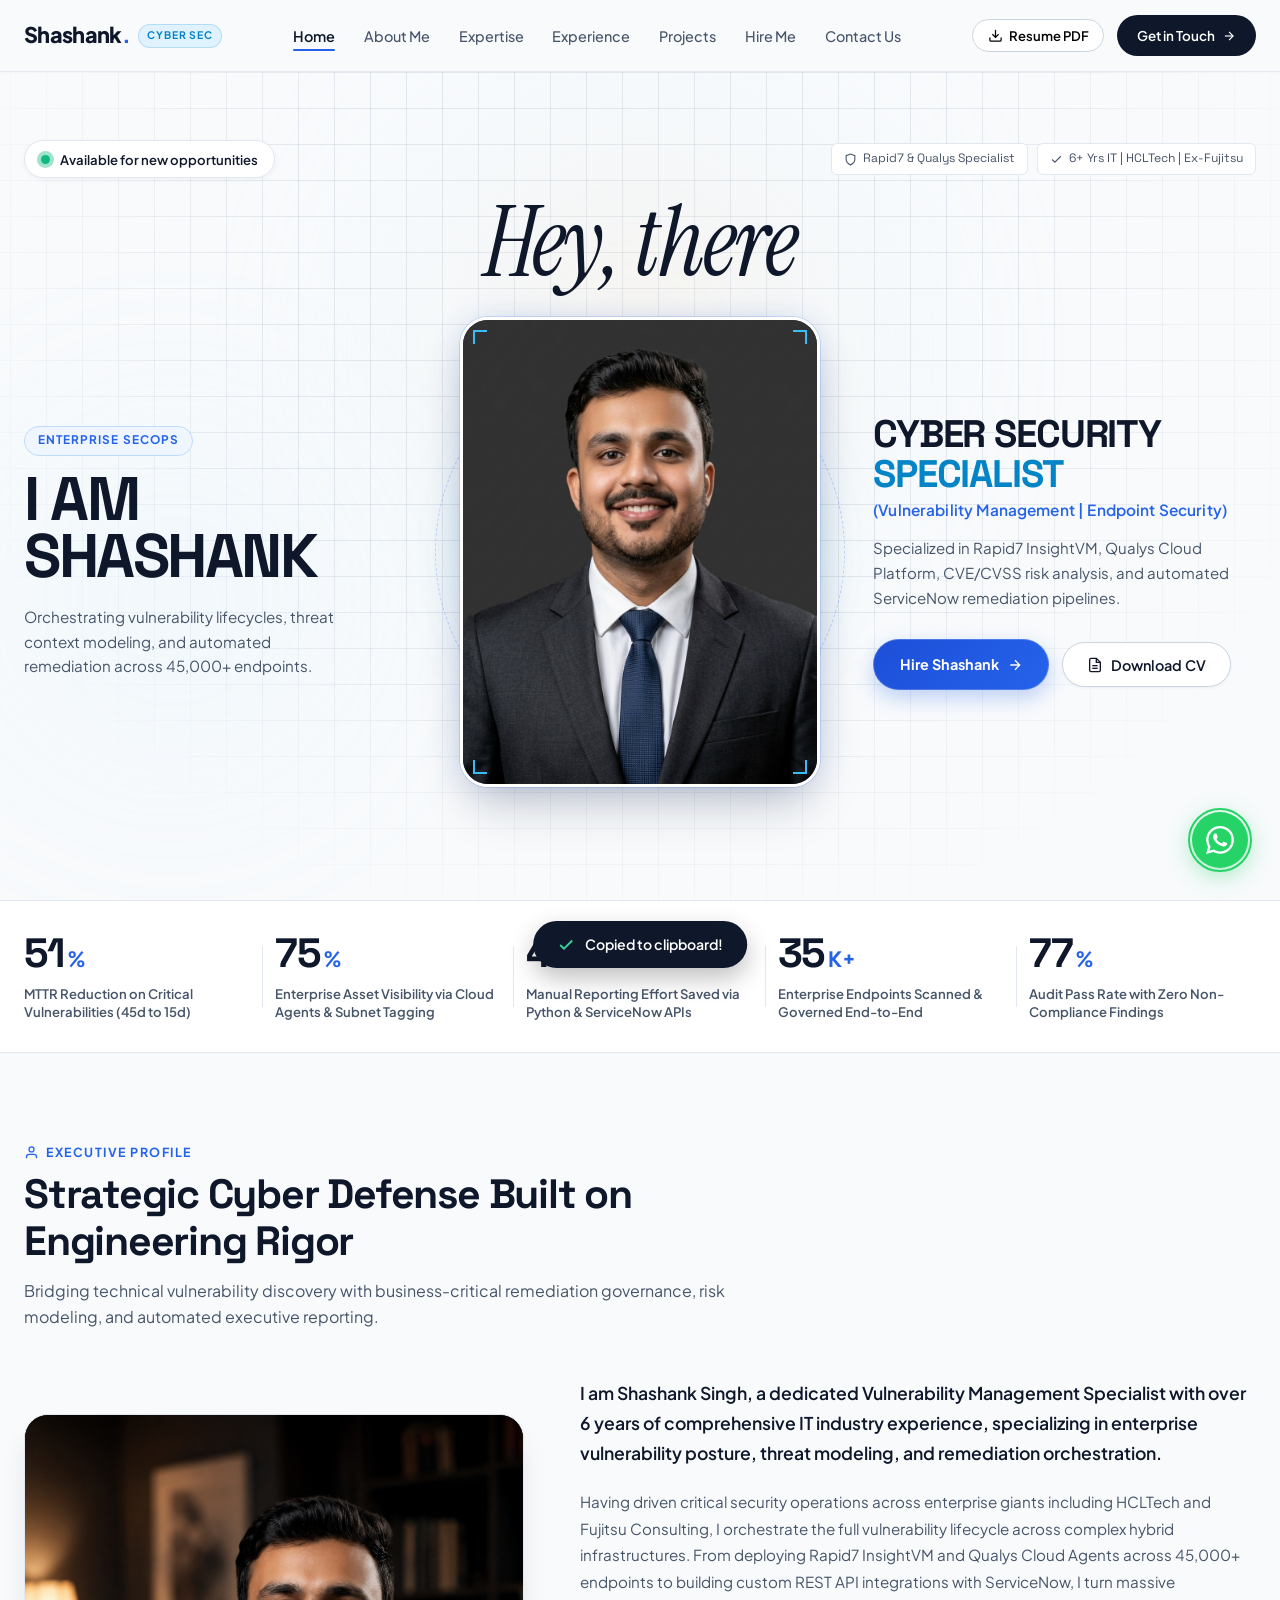
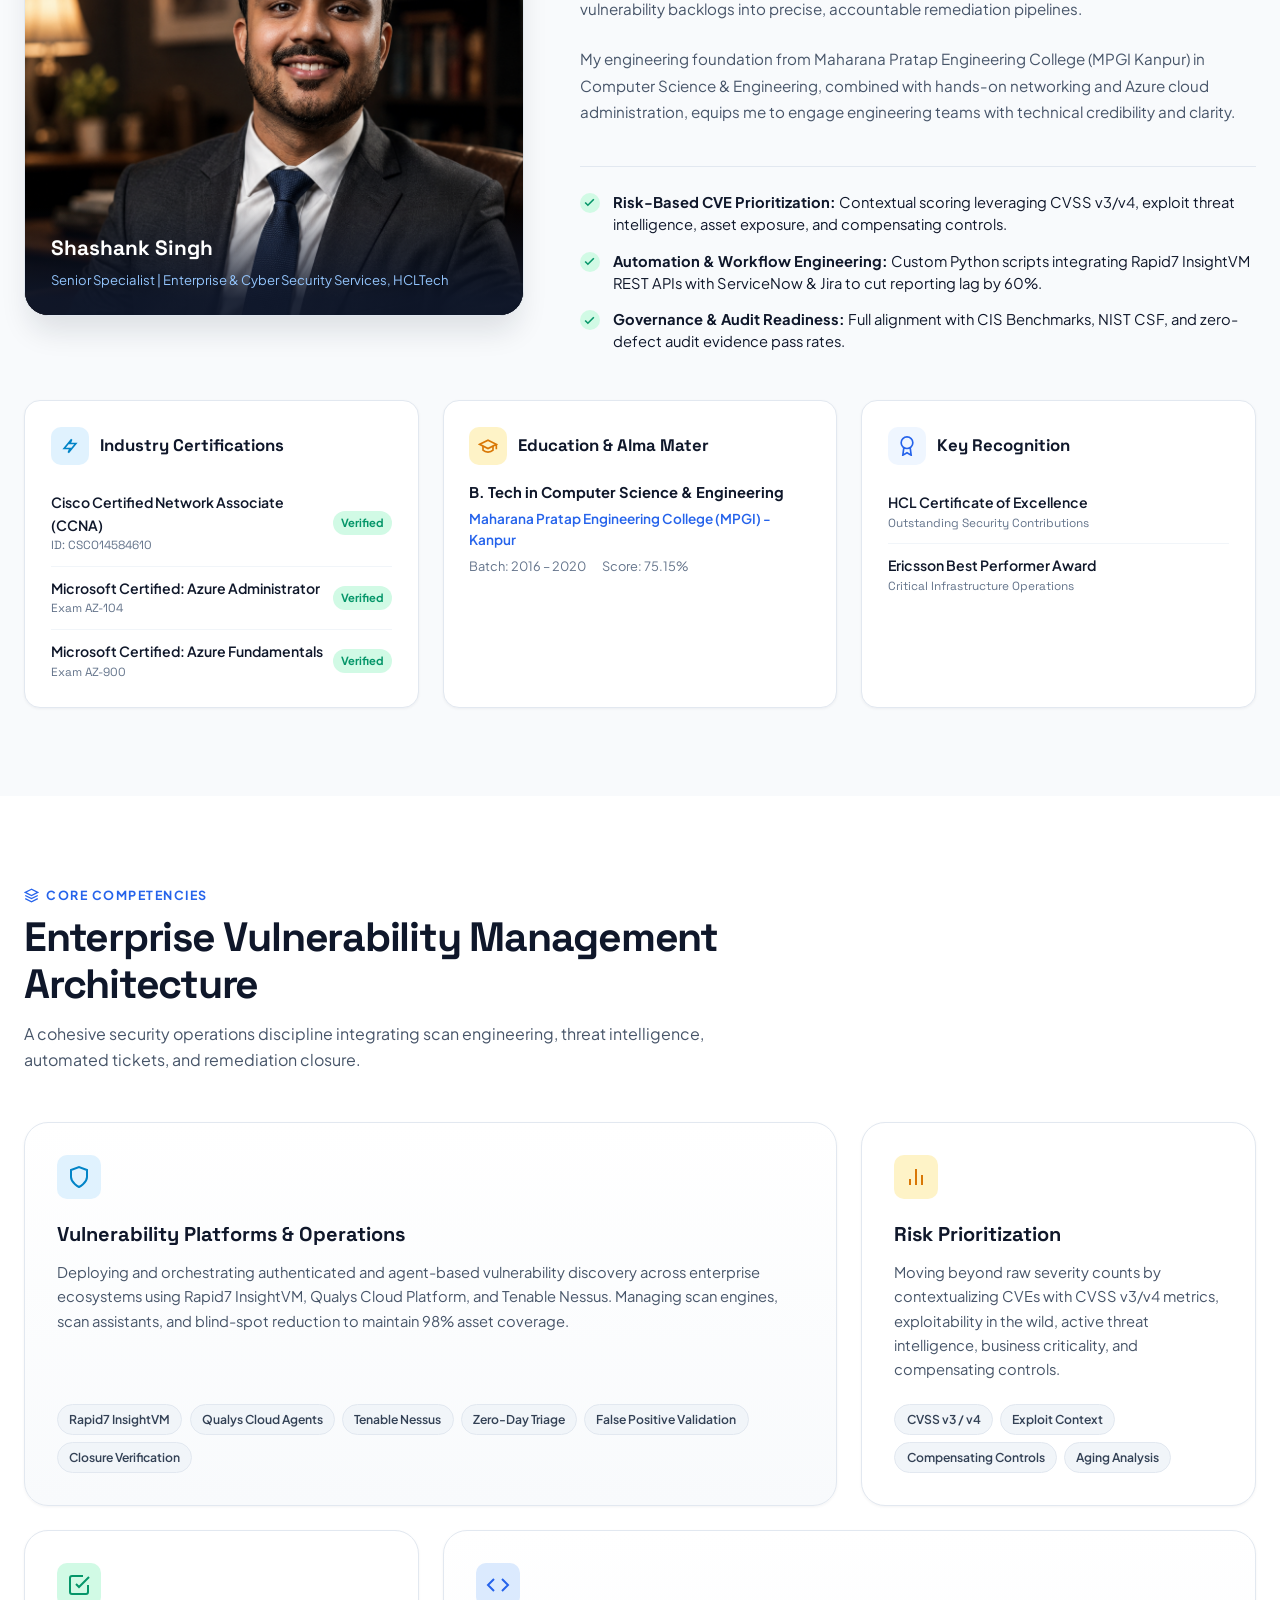
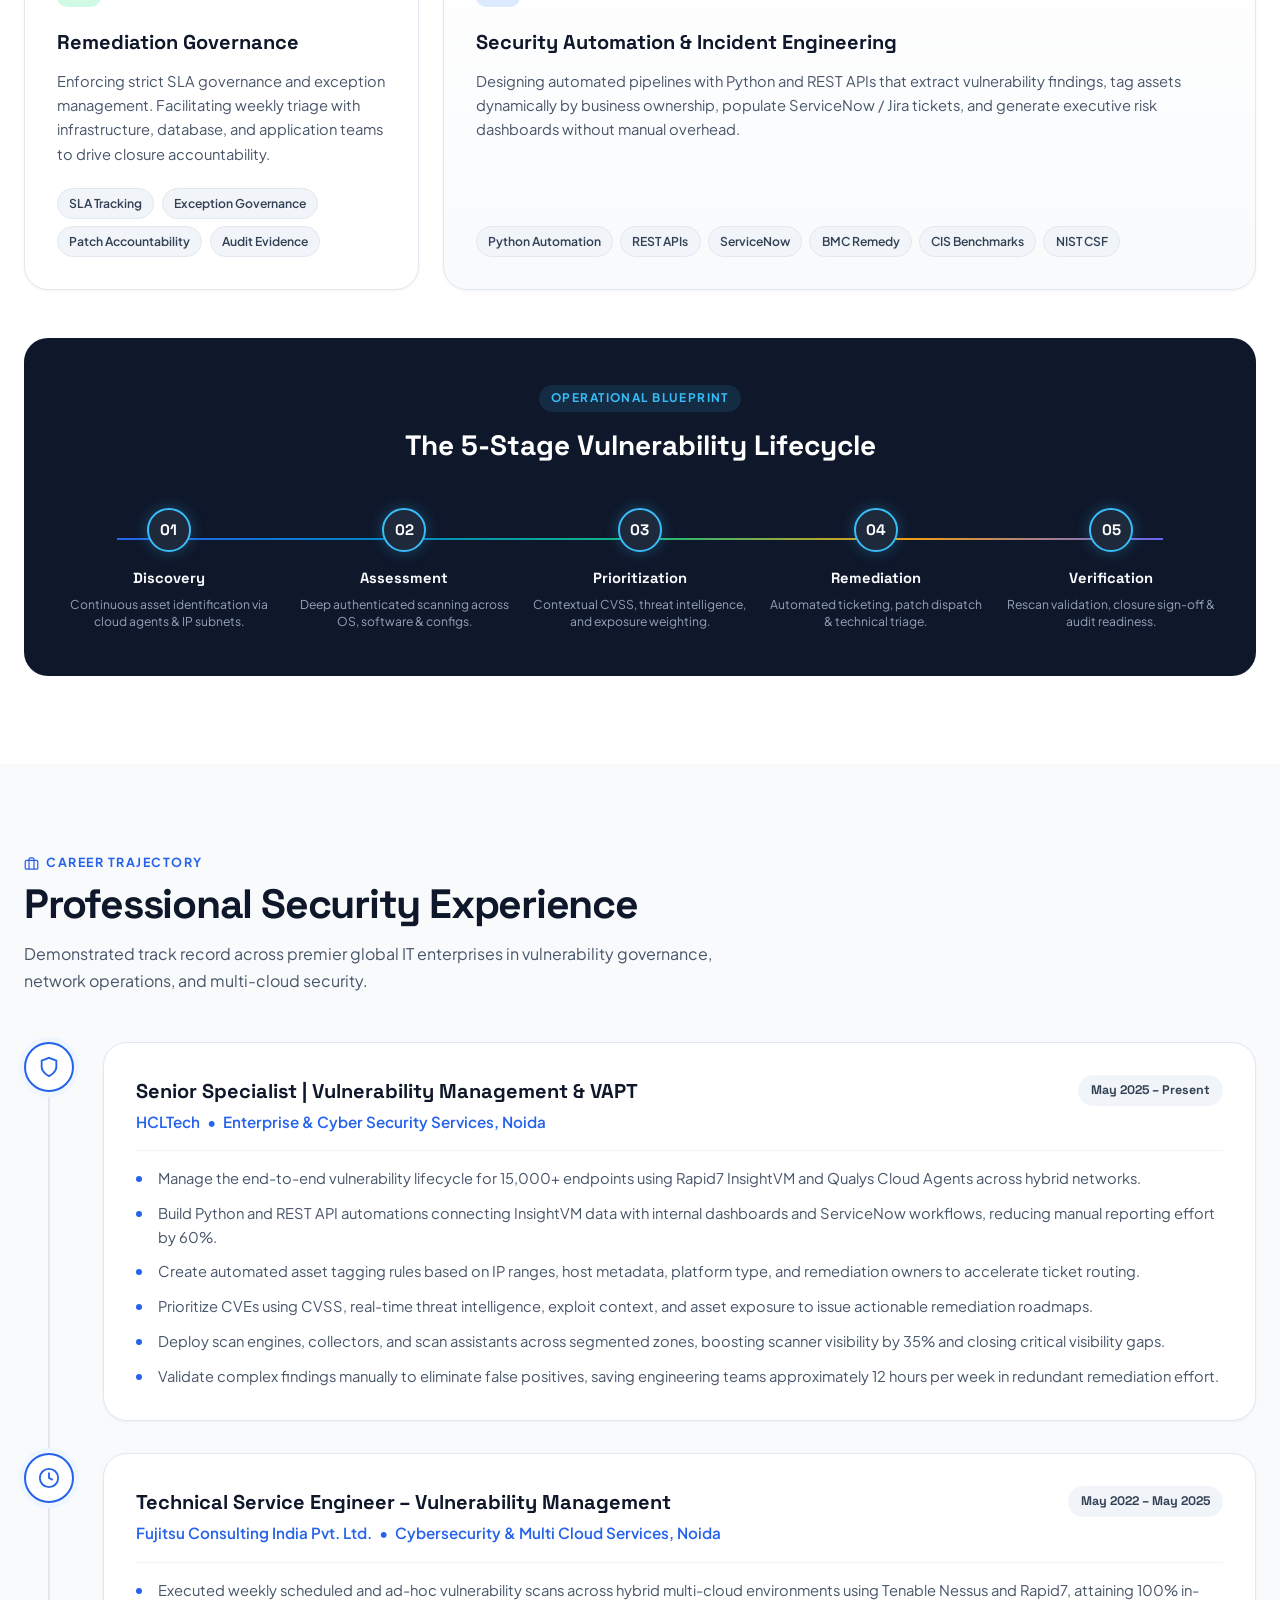
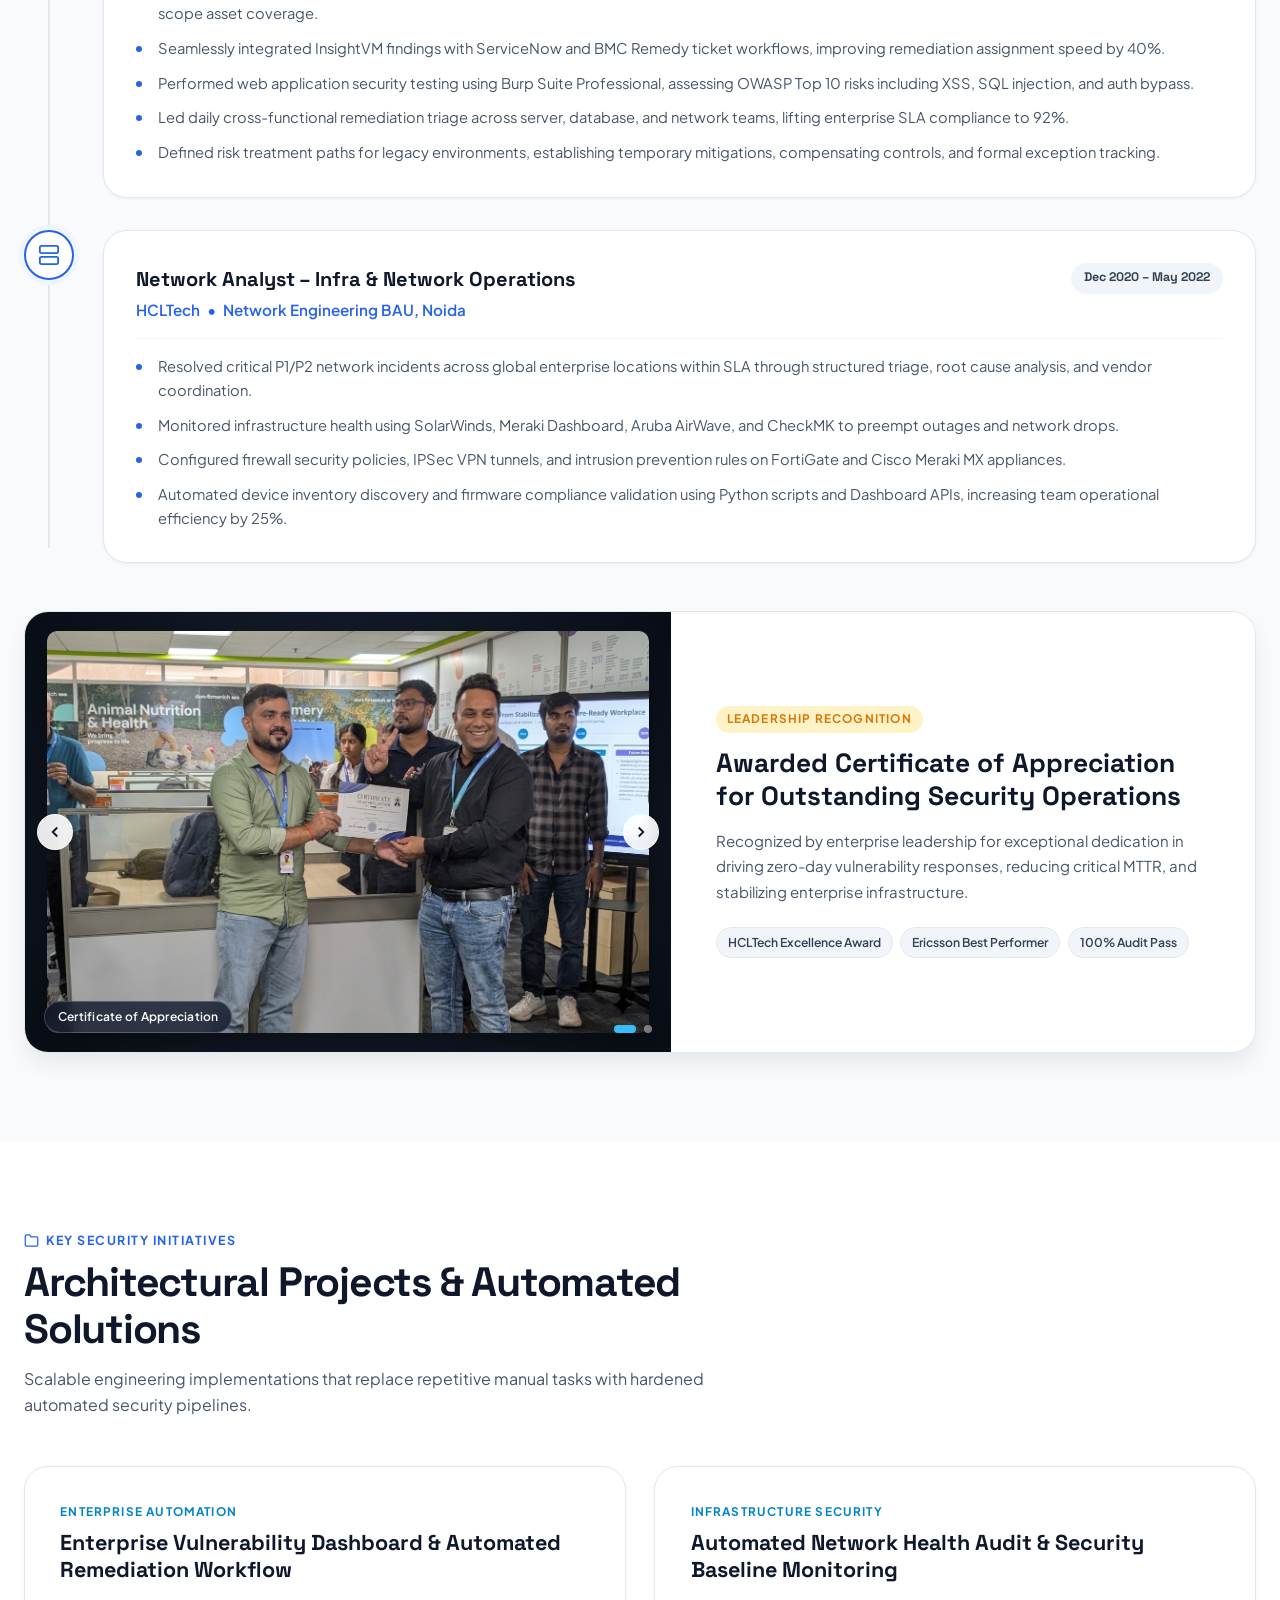
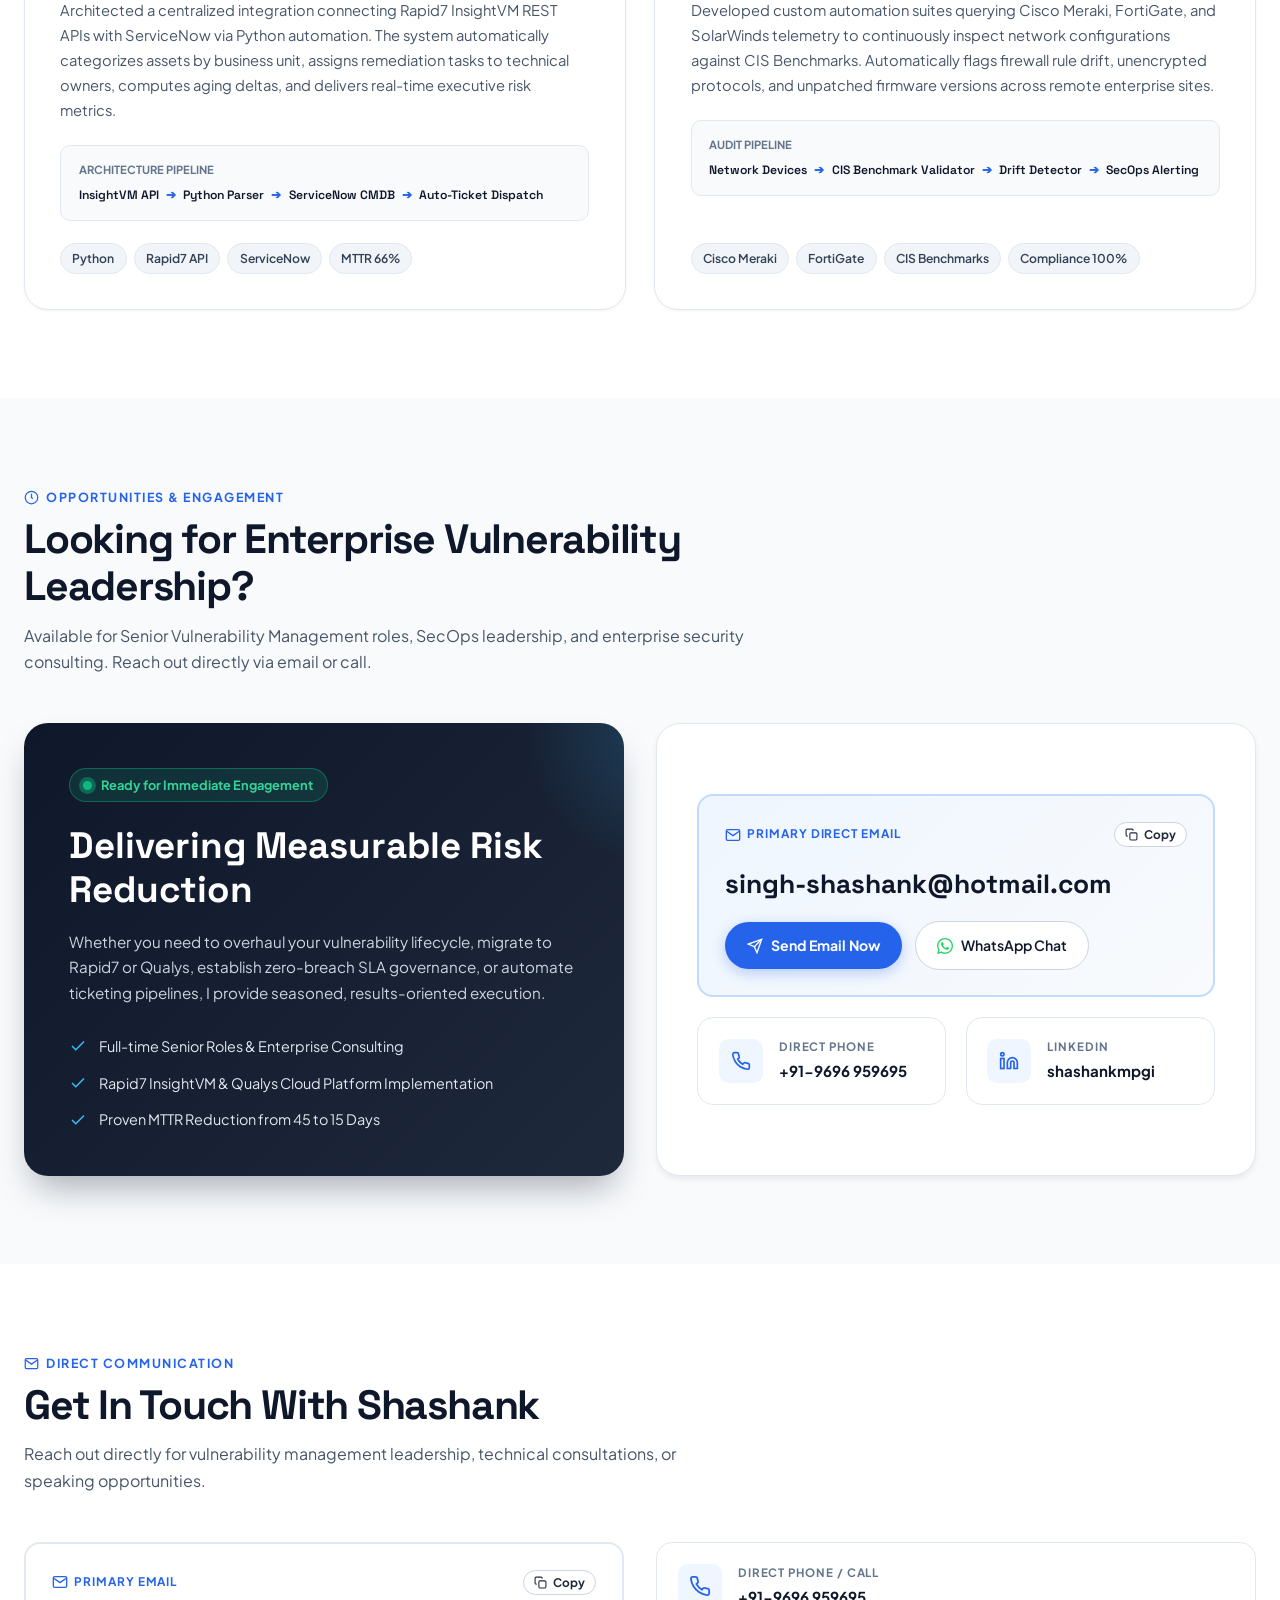
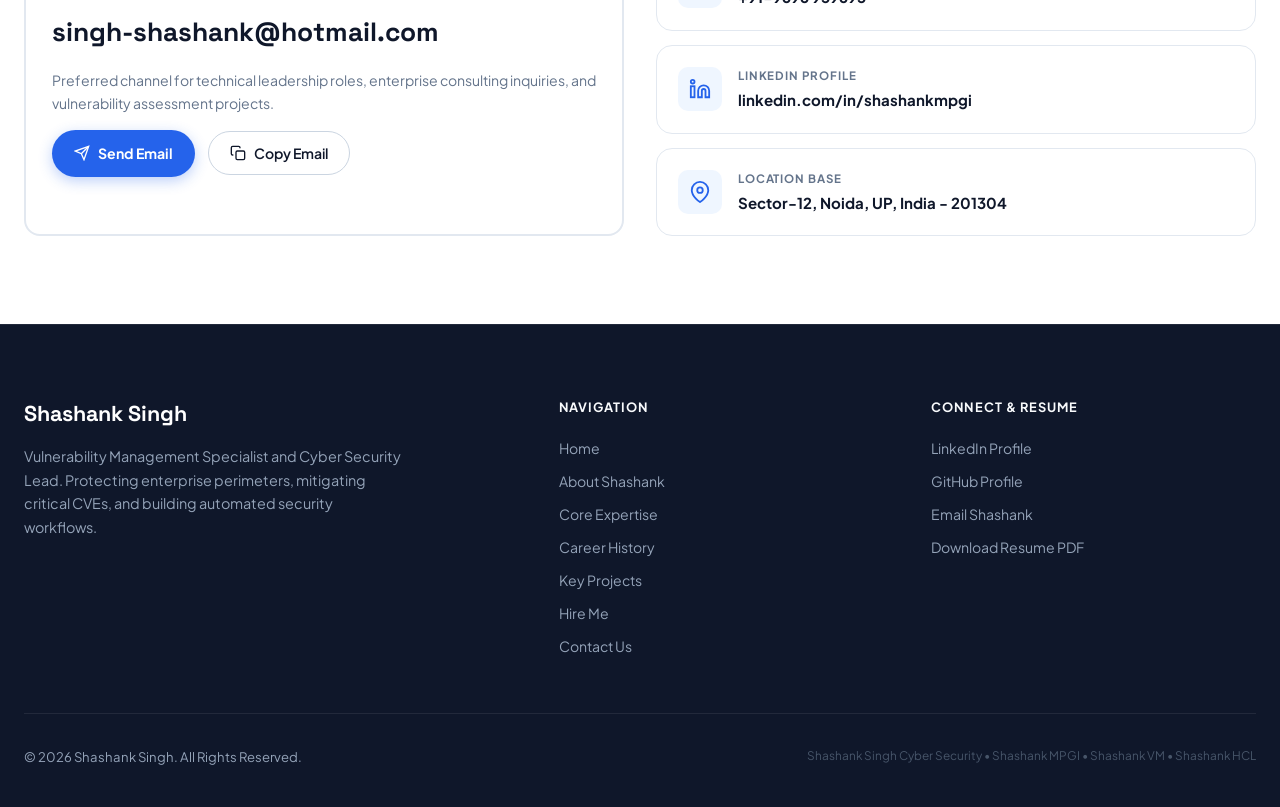
<file: index.html>
<!DOCTYPE html>
<html lang="en">

<head>
  <meta charset="UTF-8">
  <meta name="viewport" content="width=device-width, initial-scale=1.0">
  <title>Shashank Singh | Vulnerability Management Specialist | Rapid7 & Qualys Cyber Security Expert</title>
  <meta name="description"
    content="Professional portfolio of Shashank Singh, Enterprise Vulnerability Management Specialist with 6+ years IT experience. Ex-Fujitsu, Senior Specialist at HCLTech. Alumnus of MPGI Kanpur. Expert in Rapid7 InsightVM, Qualys, Tenable Nessus, CVE/CVSS remediation, and cyber security governance.">
  <meta name="keywords"
    content="shashank singh cyber security, shashank mpgi, shashank VM, shashank hcl, vulnerability management specialist, rapid7 insightvm, qualys cloud agent, tenable nessus, cvss v3 v4, vapt, cyber security engineer noida, maharana pratap engineering college kanpur">
  <meta name="author" content="Shashank Singh">
  <meta name="robots" content="index, follow">
  <link rel="canonical" href="https://shashankmpgi.github.io/shashankmpgi">
  <link rel="icon" type="image/svg+xml"
    href="data:image/svg+xml,<svg xmlns='http://www.w3.org/2000/svg' viewBox='0 0 24 24' fill='%232563eb'><path d='M12 22s8-4 8-10V5l-8-3-8 3v7c0 6 8 10 8 10z'/></svg>">

  <meta property="og:type" content="website">
  <meta property="og:title" content="Shashank Singh | Enterprise Vulnerability Management & Cyber Security Specialist">
  <meta property="og:description"
    content="6+ years experience in vulnerability management, MTTR reduction, Rapid7 InsightVM, Qualys, and automated remediation governance at HCLTech & Fujitsu. MPGI alumnus.">
  <meta property="og:url" content="https://shashankmpgi.github.io/shashankmpgi">
  <meta property="og:image" content="images/profile.png">
  <meta property="og:site_name" content="Shashank Singh Portfolio">

  <meta name="twitter:card" content="summary_large_image">
  <meta name="twitter:title" content="Shashank Singh | Vulnerability Management Specialist">
  <meta name="twitter:description" content="Enterprise Cyber Security, Rapid7 InsightVM, Qualys, HCLTech, MPGI Kanpur.">
  <meta name="twitter:image" content="images/profile.png">

  <script type="application/ld+json">
  {
    "@context": "https://schema.org",
    "@graph": [
      {
        "@type": "Person",
        "@id": "https://shashankmpgi.github.io/shashankmpgi/#person",
        "name": "Shashank Singh",
        "givenName": "Shashank",
        "familyName": "Singh",
        "image": "images/profile.png",
        "jobTitle": "Vulnerability Management Specialist",
        "worksFor": {
          "@type": "Organization",
          "name": "HCLTech"
        },
        "alumniOf": {
          "@type": "EducationalOrganization",
          "name": "Maharana Pratap Engineering College (MPGI), Kanpur",
          "alternateName": "MPGI Kanpur"
        },
        "email": "singh-shashank@hotmail.com",
        "telephone": "+91-9696959695",
        "address": {
          "@type": "PostalAddress",
          "addressLocality": "Noida",
          "addressRegion": "Uttar Pradesh",
          "postalCode": "201304",
          "addressCountry": "India"
        },
        "knowsAbout": [
          "Cyber Security",
          "Vulnerability Management",
          "Rapid7 InsightVM",
          "Qualys",
          "Tenable Nessus",
          "ServiceNow Remediation Automation",
          "CVSS Analysis",
          "Network Security"
        ],
        "sameAs": [
          "https://www.linkedin.com/in/shashankmpgi",
          "https://github.com/shashankmpgi"
        ]
      },
      {
        "@type": "WebSite",
        "@id": "https://shashankmpgi.github.io/shashankmpgi/#website",
        "url": "https://shashankmpgi.github.io/shashankmpgi",
        "name": "Shashank Singh Portfolio",
        "description": "Professional Cyber Security and Enterprise Vulnerability Management Portfolio of Shashank Singh (MPGI, HCL, Fujitsu).",
        "publisher": {
          "@id": "https://shashankmpgi.github.io/shashankmpgi/#person"
        }
      }
    ]
  }
  </script>

  <link rel="stylesheet" href="style.css">
</head>

<body>

  <header class="site-header" id="siteHeader">
    <div class="nav-container">
      <a href="#home" class="brand-logo" aria-label="Shashank Singh Homepage">
        <span>Shashank<span class="brand-dot">.</span></span>
        <span class="brand-badge">Cyber Sec</span>
      </a>

      <nav>
        <ul class="nav-menu" id="navMenu">
          <li><a href="#home" class="nav-link active">Home</a></li>
          <li><a href="#about" class="nav-link">About Me</a></li>
          <li><a href="#expertise" class="nav-link">Expertise</a></li>
          <li><a href="#experience" class="nav-link">Experience</a></li>
          <li><a href="#projects" class="nav-link">Projects</a></li>
          <li><a href="#hire" class="nav-link">Hire Me</a></li>
          <li><a href="#contact" class="nav-link">Contact Us</a></li>
          <li class="mobile-menu-cta">
            <button class="btn-modal-action primary" id="openResumeMobileBtn">
              <svg width="15" height="15" viewBox="0 0 24 24" fill="none" stroke="currentColor" stroke-width="2">
                <path d="M21 15v4a2 2 0 0 1-2 2H5a2 2 0 0 1-2-2v-4"></path>
                <polyline points="7 10 12 15 17 10"></polyline>
                <line x1="12" y1="15" x2="12" y2="3"></line>
              </svg>
              <span>Download Resume PDF</span>
            </button>
          </li>
        </ul>
      </nav>

      <div class="nav-actions">
        <button class="btn-modal-action" id="openResumeTopBtn" aria-label="Download Resume">
          <svg width="15" height="15" viewBox="0 0 24 24" fill="none" stroke="currentColor" stroke-width="2">
            <path d="M21 15v4a2 2 0 0 1-2 2H5a2 2 0 0 1-2-2v-4"></path>
            <polyline points="7 10 12 15 17 10"></polyline>
            <line x1="12" y1="15" x2="12" y2="3"></line>
          </svg>
          <span>Resume PDF</span>
        </button>
        <a href="#contact" class="btn-header-contact">
          <span>Get in Touch</span>
          <svg width="14" height="14" viewBox="0 0 24 24" fill="none" stroke="currentColor" stroke-width="2">
            <line x1="5" y1="12" x2="19" y2="12"></line>
            <polyline points="12 5 19 12 12 19"></polyline>
          </svg>
        </a>
        <button class="mobile-nav-toggle" id="mobileNavToggle" aria-label="Toggle Navigation">
          <svg width="22" height="22" viewBox="0 0 24 24" fill="none" stroke="currentColor" stroke-width="2">
            <line x1="3" y1="12" x2="21" y2="12"></line>
            <line x1="3" y1="6" x2="21" y2="6"></line>
            <line x1="3" y1="18" x2="21" y2="18"></line>
          </svg>
        </button>
      </div>
    </div>
  </header>

  <main>
    <section class="hero-section" id="home">
      <div class="hero-grid-bg"></div>
      <div class="hero-ambient-glow top-center"></div>
      <div class="hero-ambient-glow bottom-left"></div>

      <div class="hero-container">
        <div class="hero-status-row">
          <div class="status-pill">
            <span class="status-dot-pulse"></span>
            <span>Available for new opportunities</span>
          </div>

          <div class="hero-micro-telemetry">
            <span class="telemetry-chip">
              <svg width="13" height="13" viewBox="0 0 24 24" fill="none" stroke="currentColor" stroke-width="2">
                <path d="M12 22s8-4 8-10V5l-8-3-8 3v7c0 6 8 10 8 10z"></path>
              </svg>
              Rapid7 & Qualys Specialist
            </span>
            <span class="telemetry-chip">
              <svg width="13" height="13" viewBox="0 0 24 24" fill="none" stroke="currentColor" stroke-width="2">
                <polyline points="20 6 9 17 4 12"></polyline>
              </svg>
              6+ Yrs IT | HCLTech | Ex-Fujitsu
            </span>
          </div>
        </div>

        <h1 class="hero-editorial-cursive">Hey, there</h1>

        <div class="hero-editorial-stage">
          <div class="hero-col-left">
            <div class="hero-tagline-pill">Enterprise SecOps</div>
            <h2 class="hero-huge-title">
              I AM<br>SHASHANK
            </h2>
            <p style="font-size: 0.95rem; color: #475569; line-height: 1.6; max-width: 320px;">
              Orchestrating vulnerability lifecycles, threat context modeling, and automated remediation across 45,000+
              endpoints.
            </p>
          </div>

          <div class="hero-center-visual">
            <div class="hero-tech-halo"></div>
            <div class="hero-tech-ring ring-outer"></div>
            <div class="hero-tech-ring ring-inner"></div>
            <div class="hero-portrait-frame">
              <div class="frame-corner top-l"></div>
              <div class="frame-corner top-r"></div>
              <div class="frame-corner btm-l"></div>
              <div class="frame-corner btm-r"></div>
              <img src="images/profile.png" alt="Shashank Singh - Cyber Security Specialist" class="hero-portrait-img">
            </div>
          </div>

          <div class="hero-col-right">
            <h3 class="hero-role-display">
              CYBER SECURITY<br><span class="highlight-cyan">SPECIALIST</span>
              <span class="hero-role-sub">(Vulnerability Management | Endpoint Security)</span>
            </h3>
            <p class="hero-summary-copy">
              Specialized in Rapid7 InsightVM, Qualys Cloud Platform, CVE/CVSS risk analysis, and automated ServiceNow
              remediation pipelines.
            </p>
            <div class="hero-action-buttons">
              <a href="#hire" class="btn-primary-action">
                <span>Hire Shashank</span>
                <svg width="16" height="16" viewBox="0 0 24 24" fill="none" stroke="currentColor" stroke-width="2">
                  <path d="M5 12h14M12 5l7 7-7 7" />
                </svg>
              </a>
              <button class="btn-secondary-action" id="heroOpenResumeBtn">
                <svg width="16" height="16" viewBox="0 0 24 24" fill="none" stroke="currentColor" stroke-width="2">
                  <path d="M14 2H6a2 2 0 0 0-2 2v16a2 2 0 0 0 2 2h12a2 2 0 0 0 2-2V8z"></path>
                  <polyline points="14 2 14 8 20 8"></polyline>
                  <line x1="16" y1="13" x2="8" y2="13"></line>
                  <line x1="16" y1="17" x2="8" y2="17"></line>
                </svg>
                <span>Download CV</span>
              </button>
            </div>
          </div>
        </div>
      </div>
    </section>

    <section class="metrics-telemetry-ribbon">
      <div class="metrics-container">
        <div class="metric-strip-item">
          <div class="metric-number-wrap">
            <span class="metric-number" data-target="66">0</span>
            <span class="metric-symbol">%</span>
          </div>
          <p class="metric-label-text">MTTR Reduction on Critical Vulnerabilities (45d to 15d)</p>
        </div>

        <div class="metric-strip-item">
          <div class="metric-number-wrap">
            <span class="metric-number" data-target="98">0</span>
            <span class="metric-symbol">%</span>
          </div>
          <p class="metric-label-text">Enterprise Asset Visibility via Cloud Agents & Subnet Tagging</p>
        </div>

        <div class="metric-strip-item">
          <div class="metric-number-wrap">
            <span class="metric-number" data-target="60">0</span>
            <span class="metric-symbol">%</span>
          </div>
          <p class="metric-label-text">Manual Reporting Effort Saved via Python & ServiceNow APIs</p>
        </div>

        <div class="metric-strip-item">
          <div class="metric-number-wrap">
            <span class="metric-number" data-target="45">0</span>
            <span class="metric-symbol">K+</span>
          </div>
          <p class="metric-label-text">Enterprise Endpoints Scanned & Governed End-to-End</p>
        </div>

        <div class="metric-strip-item">
          <div class="metric-number-wrap">
            <span class="metric-number" data-target="100">0</span>
            <span class="metric-symbol">%</span>
          </div>
          <p class="metric-label-text">Audit Pass Rate with Zero Non-Compliance Findings</p>
        </div>
      </div>
    </section>

    <section class="section-wrapper" id="about">
      <div class="section-container">
        <div class="section-header-compact">
          <span class="section-tagline">
            <svg width="15" height="15" viewBox="0 0 24 24" fill="none" stroke="currentColor" stroke-width="2">
              <path d="M20 21v-2a4 4 0 0 0-4-4H8a4 4 0 0 0-4 4v2"></path>
              <circle cx="12" cy="7" r="4"></circle>
            </svg>
            Executive Profile
          </span>
          <h2 class="section-title-large">Strategic Cyber Defense Built on Engineering Rigor</h2>
          <p class="section-intro-text">
            Bridging technical vulnerability discovery with business-critical remediation governance, risk modeling, and
            automated executive reporting.
          </p>
        </div>

        <div class="about-split-showcase">
          <div class="about-portrait-card">
            <img src="images/office.png" alt="Shashank Singh - Senior Vulnerability Management Specialist"
              class="about-portrait-img">
            <div class="about-portrait-overlay">
              <div class="about-overlay-title">Shashank Singh</div>
              <div class="about-overlay-sub">Senior Specialist | Enterprise & Cyber Security Services, HCLTech</div>
            </div>
          </div>

          <div class="about-narrative-panel">
            <p class="about-summary-lead">
              I am Shashank Singh, a dedicated Vulnerability Management Specialist with over 6 years of comprehensive IT
              industry experience, specializing in enterprise vulnerability posture, threat modeling, and remediation
              orchestration.
            </p>
            <p class="about-body-paragraph">
              Having driven critical security operations across enterprise giants including HCLTech and Fujitsu
              Consulting, I orchestrate the full vulnerability lifecycle across complex hybrid infrastructures. From
              deploying Rapid7 InsightVM and Qualys Cloud Agents across 45,000+ endpoints to building custom REST API
              integrations with ServiceNow, I turn massive vulnerability backlogs into precise, accountable remediation
              pipelines.
            </p>
            <p class="about-body-paragraph">
              My engineering foundation from Maharana Pratap Engineering College (MPGI Kanpur) in Computer Science &
              Engineering, combined with hands-on networking and Azure cloud administration, equips me to engage
              engineering teams with technical credibility and clarity.
            </p>

            <div class="about-highlights-list">
              <div class="about-highlight-point">
                <span class="highlight-check-icon"><svg width="13" height="13" viewBox="0 0 24 24" fill="none"
                    stroke="currentColor" stroke-width="3">
                    <polyline points="20 6 9 17 4 12"></polyline>
                  </svg></span>
                <div><strong>Risk-Based CVE Prioritization:</strong> Contextual scoring leveraging CVSS v3/v4, exploit
                  threat intelligence, asset exposure, and compensating controls.</div>
              </div>
              <div class="about-highlight-point">
                <span class="highlight-check-icon"><svg width="13" height="13" viewBox="0 0 24 24" fill="none"
                    stroke="currentColor" stroke-width="3">
                    <polyline points="20 6 9 17 4 12"></polyline>
                  </svg></span>
                <div><strong>Automation & Workflow Engineering:</strong> Custom Python scripts integrating Rapid7
                  InsightVM REST APIs with ServiceNow & Jira to cut reporting lag by 60%.</div>
              </div>
              <div class="about-highlight-point">
                <span class="highlight-check-icon"><svg width="13" height="13" viewBox="0 0 24 24" fill="none"
                    stroke="currentColor" stroke-width="3">
                    <polyline points="20 6 9 17 4 12"></polyline>
                  </svg></span>
                <div><strong>Governance & Audit Readiness:</strong> Full alignment with CIS Benchmarks, NIST CSF, and
                  zero-defect audit evidence pass rates.</div>
              </div>
            </div>
          </div>
        </div>

        <div class="credentials-horizontal-row">
          <div class="credential-block">
            <div class="cred-block-header">
              <div class="cred-header-icon">
                <svg width="20" height="20" viewBox="0 0 24 24" fill="none" stroke="currentColor" stroke-width="2">
                  <path d="M12 15l-2 5l9-11h-7l2-5l-9 11h7z" />
                </svg>
              </div>
              <h3 class="cred-block-title">Industry Certifications</h3>
            </div>
            <div class="cert-entry-item">
              <div class="cert-name-meta">
                <span class="cert-name-label">Cisco Certified Network Associate (CCNA)</span>
                <span class="cert-code-pill">ID: CSCO14584610</span>
              </div>
              <span class="cert-verified-badge">Verified</span>
            </div>
            <div class="cert-entry-item">
              <div class="cert-name-meta">
                <span class="cert-name-label">Microsoft Certified: Azure Administrator</span>
                <span class="cert-code-pill">Exam AZ-104</span>
              </div>
              <span class="cert-verified-badge">Verified</span>
            </div>
            <div class="cert-entry-item">
              <div class="cert-name-meta">
                <span class="cert-name-label">Microsoft Certified: Azure Fundamentals</span>
                <span class="cert-code-pill">Exam AZ-900</span>
              </div>
              <span class="cert-verified-badge">Verified</span>
            </div>
          </div>

          <div class="credential-block">
            <div class="cred-block-header">
              <div class="cred-header-icon" style="background: #fef3c7; color: #d97706;">
                <svg width="20" height="20" viewBox="0 0 24 24" fill="none" stroke="currentColor" stroke-width="2">
                  <path d="M22 10v6M2 10l10-5 10 5-10 5z"></path>
                  <path d="M6 12v5c3 3 9 3 12 0v-5"></path>
                </svg>
              </div>
              <h3 class="cred-block-title">Education & Alma Mater</h3>
            </div>
            <div class="edu-degree-title">B. Tech in Computer Science & Engineering</div>
            <div class="edu-college-name">Maharana Pratap Engineering College (MPGI) - Kanpur</div>
            <div class="edu-batch-score">
              <span>Batch: 2016 – 2020</span>
              <span>Score: 75.15%</span>
            </div>
          </div>

          <div class="credential-block">
            <div class="cred-block-header">
              <div class="cred-header-icon" style="background: #eff6ff; color: #2563eb;">
                <svg width="20" height="20" viewBox="0 0 24 24" fill="none" stroke="currentColor" stroke-width="2">
                  <circle cx="12" cy="8" r="7"></circle>
                  <polyline points="8.21 13.89 7 23 12 20 17 23 15.79 13.88"></polyline>
                </svg>
              </div>
              <h3 class="cred-block-title">Key Recognition</h3>
            </div>
            <div class="cert-entry-item">
              <div class="cert-name-meta">
                <span class="cert-name-label">HCL Certificate of Excellence</span>
                <span class="cert-code-pill">Outstanding Security Contributions</span>
              </div>
            </div>
            <div class="cert-entry-item">
              <div class="cert-name-meta">
                <span class="cert-name-label">Ericsson Best Performer Award</span>
                <span class="cert-code-pill">Critical Infrastructure Operations</span>
              </div>
            </div>
          </div>
        </div>
      </div>
    </section>

    <section class="section-wrapper alternate-bg" id="expertise">
      <div class="section-container">
        <div class="section-header-compact">
          <span class="section-tagline">
            <svg width="15" height="15" viewBox="0 0 24 24" fill="none" stroke="currentColor" stroke-width="2">
              <polygon points="12 2 2 7 12 12 22 7 12 2"></polygon>
              <polyline points="2 17 12 22 22 17"></polyline>
              <polyline points="2 12 12 17 22 12"></polyline>
            </svg>
            Core Competencies
          </span>
          <h2 class="section-title-large">Enterprise Vulnerability Management Architecture</h2>
          <p class="section-intro-text">
            A cohesive security operations discipline integrating scan engineering, threat intelligence, automated
            tickets, and remediation closure.
          </p>
        </div>

        <div class="expertise-bento-grid">
          <div class="bento-cell col-8">
            <div>
              <div class="bento-cell-icon">
                <svg width="24" height="24" viewBox="0 0 24 24" fill="none" stroke="currentColor" stroke-width="2">
                  <path d="M12 22s8-4 8-10V5l-8-3-8 3v7c0 6 8 10 8 10z"></path>
                </svg>
              </div>
              <h3 class="bento-cell-title">Vulnerability Platforms & Operations</h3>
              <p class="bento-cell-text">
                Deploying and orchestrating authenticated and agent-based vulnerability discovery across enterprise
                ecosystems using Rapid7 InsightVM, Qualys Cloud Platform, and Tenable Nessus. Managing scan engines,
                scan assistants, and blind-spot reduction to maintain 98% asset coverage.
              </p>
            </div>
            <div class="tags-capsule-row">
              <span class="tag-capsule">Rapid7 InsightVM</span>
              <span class="tag-capsule">Qualys Cloud Agents</span>
              <span class="tag-capsule">Tenable Nessus</span>
              <span class="tag-capsule">Zero-Day Triage</span>
              <span class="tag-capsule">False Positive Validation</span>
              <span class="tag-capsule">Closure Verification</span>
            </div>
          </div>

          <div class="bento-cell col-4">
            <div>
              <div class="bento-cell-icon amber">
                <svg width="24" height="24" viewBox="0 0 24 24" fill="none" stroke="currentColor" stroke-width="2">
                  <line x1="18" y1="20" x2="18" y2="10"></line>
                  <line x1="12" y1="20" x2="12" y2="4"></line>
                  <line x1="6" y1="20" x2="6" y2="14"></line>
                </svg>
              </div>
              <h3 class="bento-cell-title">Risk Prioritization</h3>
              <p class="bento-cell-text">
                Moving beyond raw severity counts by contextualizing CVEs with CVSS v3/v4 metrics, exploitability in the
                wild, active threat intelligence, business criticality, and compensating controls.
              </p>
            </div>
            <div class="tags-capsule-row">
              <span class="tag-capsule">CVSS v3 / v4</span>
              <span class="tag-capsule">Exploit Context</span>
              <span class="tag-capsule">Compensating Controls</span>
              <span class="tag-capsule">Aging Analysis</span>
            </div>
          </div>

          <div class="bento-cell col-4">
            <div>
              <div class="bento-cell-icon emerald">
                <svg width="24" height="24" viewBox="0 0 24 24" fill="none" stroke="currentColor" stroke-width="2">
                  <polyline points="9 11 12 14 22 4"></polyline>
                  <path d="M21 12v7a2 2 0 0 1-2 2H5a2 2 0 0 1-2-2V5a2 2 0 0 1 2-2h11"></path>
                </svg>
              </div>
              <h3 class="bento-cell-title">Remediation Governance</h3>
              <p class="bento-cell-text">
                Enforcing strict SLA governance and exception management. Facilitating weekly triage with
                infrastructure, database, and application teams to drive closure accountability.
              </p>
            </div>
            <div class="tags-capsule-row">
              <span class="tag-capsule">SLA Tracking</span>
              <span class="tag-capsule">Exception Governance</span>
              <span class="tag-capsule">Patch Accountability</span>
              <span class="tag-capsule">Audit Evidence</span>
            </div>
          </div>

          <div class="bento-cell col-8">
            <div>
              <div class="bento-cell-icon blue">
                <svg width="24" height="24" viewBox="0 0 24 24" fill="none" stroke="currentColor" stroke-width="2">
                  <polyline points="16 18 22 12 16 6"></polyline>
                  <polyline points="8 6 2 12 8 18"></polyline>
                </svg>
              </div>
              <h3 class="bento-cell-title">Security Automation & Incident Engineering</h3>
              <p class="bento-cell-text">
                Designing automated pipelines with Python and REST APIs that extract vulnerability findings, tag assets
                dynamically by business ownership, populate ServiceNow / Jira tickets, and generate executive risk
                dashboards without manual overhead.
              </p>
            </div>
            <div class="tags-capsule-row">
              <span class="tag-capsule">Python Automation</span>
              <span class="tag-capsule">REST APIs</span>
              <span class="tag-capsule">ServiceNow</span>
              <span class="tag-capsule">BMC Remedy</span>
              <span class="tag-capsule">CIS Benchmarks</span>
              <span class="tag-capsule">NIST CSF</span>
            </div>
          </div>
        </div>

        <div class="lifecycle-stepper-wrap">
          <div class="lifecycle-header">
            <span class="lifecycle-badge">Operational Blueprint</span>
            <h3 class="lifecycle-title">The 5-Stage Vulnerability Lifecycle</h3>
          </div>
          <div class="lifecycle-steps-row">
            <div class="lifecycle-step-node">
              <div class="step-node-number">01</div>
              <div class="step-node-title">Discovery</div>
              <div class="step-node-desc">Continuous asset identification via cloud agents & IP subnets.</div>
            </div>
            <div class="lifecycle-step-node">
              <div class="step-node-number">02</div>
              <div class="step-node-title">Assessment</div>
              <div class="step-node-desc">Deep authenticated scanning across OS, software & configs.</div>
            </div>
            <div class="lifecycle-step-node">
              <div class="step-node-number">03</div>
              <div class="step-node-title">Prioritization</div>
              <div class="step-node-desc">Contextual CVSS, threat intelligence, and exposure weighting.</div>
            </div>
            <div class="lifecycle-step-node">
              <div class="step-node-number">04</div>
              <div class="step-node-title">Remediation</div>
              <div class="step-node-desc">Automated ticketing, patch dispatch & technical triage.</div>
            </div>
            <div class="lifecycle-step-node">
              <div class="step-node-number">05</div>
              <div class="step-node-title">Verification</div>
              <div class="step-node-desc">Rescan validation, closure sign-off & audit readiness.</div>
            </div>
          </div>
        </div>
      </div>
    </section>

    <section class="section-wrapper" id="experience">
      <div class="section-container">
        <div class="section-header-compact">
          <span class="section-tagline">
            <svg width="15" height="15" viewBox="0 0 24 24" fill="none" stroke="currentColor" stroke-width="2">
              <rect x="2" y="7" width="20" height="14" rx="2" ry="2"></rect>
              <path d="M16 21V5a2 2 0 0 0-2-2h-4a2 2 0 0 0-2 2v16"></path>
            </svg>
            Career Trajectory
          </span>
          <h2 class="section-title-large">Professional Security Experience</h2>
          <p class="section-intro-text">
            Demonstrated track record across premier global IT enterprises in vulnerability governance, network
            operations, and multi-cloud security.
          </p>
        </div>

        <div class="experience-timeline-container">
          <div class="timeline-entry-row">
            <div class="timeline-node-pin">
              <svg width="22" height="22" viewBox="0 0 24 24" fill="none" stroke="currentColor" stroke-width="2">
                <path d="M12 22s8-4 8-10V5l-8-3-8 3v7c0 6 8 10 8 10z"></path>
              </svg>
            </div>
            <div class="timeline-content-card">
              <div class="timeline-card-header">
                <div class="timeline-job-info">
                  <h3>Senior Specialist | Vulnerability Management & VAPT</h3>
                  <div class="timeline-company-name">
                    <span>HCLTech</span>
                    <span>•</span>
                    <span>Enterprise & Cyber Security Services, Noida</span>
                  </div>
                </div>
                <span class="timeline-duration-badge">May 2025 – Present</span>
              </div>
              <ul class="timeline-bullets-list">
                <li class="timeline-bullet-item">Manage the end-to-end vulnerability lifecycle for 15,000+ endpoints
                  using Rapid7 InsightVM and Qualys Cloud Agents across hybrid networks.</li>
                <li class="timeline-bullet-item">Build Python and REST API automations connecting InsightVM data with
                  internal dashboards and ServiceNow workflows, reducing manual reporting effort by 60%.</li>
                <li class="timeline-bullet-item">Create automated asset tagging rules based on IP ranges, host metadata,
                  platform type, and remediation owners to accelerate ticket routing.</li>
                <li class="timeline-bullet-item">Prioritize CVEs using CVSS, real-time threat intelligence, exploit
                  context, and asset exposure to issue actionable remediation roadmaps.</li>
                <li class="timeline-bullet-item">Deploy scan engines, collectors, and scan assistants across segmented
                  zones, boosting scanner visibility by 35% and closing critical visibility gaps.</li>
                <li class="timeline-bullet-item">Validate complex findings manually to eliminate false positives, saving
                  engineering teams approximately 12 hours per week in redundant remediation effort.</li>
              </ul>
            </div>
          </div>

          <div class="timeline-entry-row">
            <div class="timeline-node-pin">
              <svg width="22" height="22" viewBox="0 0 24 24" fill="none" stroke="currentColor" stroke-width="2">
                <circle cx="12" cy="12" r="10"></circle>
                <polyline points="12 6 12 12 16 14"></polyline>
              </svg>
            </div>
            <div class="timeline-content-card">
              <div class="timeline-card-header">
                <div class="timeline-job-info">
                  <h3>Technical Service Engineer – Vulnerability Management</h3>
                  <div class="timeline-company-name">
                    <span>Fujitsu Consulting India Pvt. Ltd.</span>
                    <span>•</span>
                    <span>Cybersecurity & Multi Cloud Services, Noida</span>
                  </div>
                </div>
                <span class="timeline-duration-badge">May 2022 – May 2025</span>
              </div>
              <ul class="timeline-bullets-list">
                <li class="timeline-bullet-item">Executed weekly scheduled and ad-hoc vulnerability scans across hybrid
                  multi-cloud environments using Tenable Nessus and Rapid7, attaining 100% in-scope asset coverage.</li>
                <li class="timeline-bullet-item">Seamlessly integrated InsightVM findings with ServiceNow and BMC Remedy
                  ticket workflows, improving remediation assignment speed by 40%.</li>
                <li class="timeline-bullet-item">Performed web application security testing using Burp Suite
                  Professional, assessing OWASP Top 10 risks including XSS, SQL injection, and auth bypass.</li>
                <li class="timeline-bullet-item">Led daily cross-functional remediation triage across server, database,
                  and network teams, lifting enterprise SLA compliance to 92%.</li>
                <li class="timeline-bullet-item">Defined risk treatment paths for legacy environments, establishing
                  temporary mitigations, compensating controls, and formal exception tracking.</li>
              </ul>
            </div>
          </div>

          <div class="timeline-entry-row">
            <div class="timeline-node-pin">
              <svg width="22" height="22" viewBox="0 0 24 24" fill="none" stroke="currentColor" stroke-width="2">
                <rect x="2" y="2" width="20" height="8" rx="2" ry="2"></rect>
                <rect x="2" y="14" width="20" height="8" rx="2" ry="2"></rect>
                <line x1="6" y1="6" x2="6.01" y2="6"></line>
                <line x1="6" y1="18" x2="6.01" y2="18"></line>
              </svg>
            </div>
            <div class="timeline-content-card">
              <div class="timeline-card-header">
                <div class="timeline-job-info">
                  <h3>Network Analyst – Infra & Network Operations</h3>
                  <div class="timeline-company-name">
                    <span>HCLTech</span>
                    <span>•</span>
                    <span>Network Engineering BAU, Noida</span>
                  </div>
                </div>
                <span class="timeline-duration-badge">Dec 2020 – May 2022</span>
              </div>
              <ul class="timeline-bullets-list">
                <li class="timeline-bullet-item">Resolved critical P1/P2 network incidents across global enterprise
                  locations within SLA through structured triage, root cause analysis, and vendor coordination.</li>
                <li class="timeline-bullet-item">Monitored infrastructure health using SolarWinds, Meraki Dashboard,
                  Aruba AirWave, and CheckMK to preempt outages and network drops.</li>
                <li class="timeline-bullet-item">Configured firewall security policies, IPSec VPN tunnels, and intrusion
                  prevention rules on FortiGate and Cisco Meraki MX appliances.</li>
                <li class="timeline-bullet-item">Automated device inventory discovery and firmware compliance validation
                  using Python scripts and Dashboard APIs, increasing team operational efficiency by 25%.</li>
              </ul>
            </div>
          </div>
        </div>

        <div class="award-showcase-card">
          <div class="award-carousel-container" id="awardCarousel">
            <div class="award-carousel-track" id="awardCarouselTrack">
              <div class="award-carousel-slide">
                <img src="images/award-1.png"
                  alt="Shashank Singh receiving Certificate of Appreciation Award at HCLTech office"
                  class="award-photo-img">
                <div class="award-slide-badge">Certificate of Appreciation</div>
              </div>
              <div class="award-carousel-slide">
                <img src="images/award-2.jpg"
                  alt="Shashank Singh Security Operations Recognition Award"
                  class="award-photo-img">
                <div class="award-slide-badge">Operational Excellence Recognition</div>
              </div>
            </div>

            <button class="award-carousel-nav prev" id="awardPrevBtn" aria-label="Previous Award Image">
              <svg width="18" height="18" viewBox="0 0 24 24" fill="none" stroke="currentColor" stroke-width="2.5">
                <polyline points="15 18 9 12 15 6"></polyline>
              </svg>
            </button>
            <button class="award-carousel-nav next" id="awardNextBtn" aria-label="Next Award Image">
              <svg width="18" height="18" viewBox="0 0 24 24" fill="none" stroke="currentColor" stroke-width="2.5">
                <polyline points="9 18 15 12 9 6"></polyline>
              </svg>
            </button>

            <div class="award-carousel-dots" id="awardCarouselDots">
              <span class="carousel-dot active" data-slide="0"></span>
              <span class="carousel-dot" data-slide="1"></span>
            </div>
          </div>
          <div class="award-content-panel">
            <div class="award-verified-tag">Leadership Recognition</div>
            <h3 class="award-panel-title">Awarded Certificate of Appreciation for Outstanding Security Operations</h3>
            <p class="award-panel-text">
              Recognized by enterprise leadership for exceptional dedication in driving zero-day vulnerability
              responses, reducing critical MTTR, and stabilizing enterprise infrastructure.
            </p>
            <div class="tags-capsule-row">
              <span class="tag-capsule">HCLTech Excellence Award</span>
              <span class="tag-capsule">Ericsson Best Performer</span>
              <span class="tag-capsule">100% Audit Pass</span>
            </div>
          </div>
        </div>
      </div>
    </section>

    <section class="section-wrapper alternate-bg" id="projects">
      <div class="section-container">
        <div class="section-header-compact">
          <span class="section-tagline">
            <svg width="15" height="15" viewBox="0 0 24 24" fill="none" stroke="currentColor" stroke-width="2">
              <path d="M22 19a2 2 0 0 1-2 2H4a2 2 0 0 1-2-2V5a2 2 0 0 1 2-2h5l2 3h9a2 2 0 0 1 2 2z"></path>
            </svg>
            Key Security Initiatives
          </span>
          <h2 class="section-title-large">Architectural Projects & Automated Solutions</h2>
          <p class="section-intro-text">
            Scalable engineering implementations that replace repetitive manual tasks with hardened automated security
            pipelines.
          </p>
        </div>

        <div class="project-split-display">
          <div class="project-case-card">
            <div>
              <div class="project-type-tag">Enterprise Automation</div>
              <h3 class="project-title">Enterprise Vulnerability Dashboard & Automated Remediation Workflow</h3>
              <p class="project-text">
                Architected a centralized integration connecting Rapid7 InsightVM REST APIs with ServiceNow via Python
                automation. The system automatically categorizes assets by business unit, assigns remediation tasks to
                technical owners, computes aging deltas, and delivers real-time executive risk metrics.
              </p>
              <div class="project-architecture-flow">
                <div class="arch-flow-title">Architecture Pipeline</div>
                <div class="arch-pipeline">
                  <span>InsightVM API</span>
                  <span class="arch-arrow">➔</span>
                  <span>Python Parser</span>
                  <span class="arch-arrow">➔</span>
                  <span>ServiceNow CMDB</span>
                  <span class="arch-arrow">➔</span>
                  <span>Auto-Ticket Dispatch</span>
                </div>
              </div>
            </div>
            <div class="tags-capsule-row">
              <span class="tag-capsule">Python</span>
              <span class="tag-capsule">Rapid7 API</span>
              <span class="tag-capsule">ServiceNow</span>
              <span class="tag-capsule">MTTR 66%</span>
            </div>
          </div>

          <div class="project-case-card">
            <div>
              <div class="project-type-tag">Infrastructure Security</div>
              <h3 class="project-title">Automated Network Health Audit & Security Baseline Monitoring</h3>
              <p class="project-text">
                Developed custom automation suites querying Cisco Meraki, FortiGate, and SolarWinds telemetry to
                continuously inspect network configurations against CIS Benchmarks. Automatically flags firewall rule
                drift, unencrypted protocols, and unpatched firmware versions across remote enterprise sites.
              </p>
              <div class="project-architecture-flow">
                <div class="arch-flow-title">Audit Pipeline</div>
                <div class="arch-pipeline">
                  <span>Network Devices</span>
                  <span class="arch-arrow">➔</span>
                  <span>CIS Benchmark Validator</span>
                  <span class="arch-arrow">➔</span>
                  <span>Drift Detector</span>
                  <span class="arch-arrow">➔</span>
                  <span>SecOps Alerting</span>
                </div>
              </div>
            </div>
            <div class="tags-capsule-row">
              <span class="tag-capsule">Cisco Meraki</span>
              <span class="tag-capsule">FortiGate</span>
              <span class="tag-capsule">CIS Benchmarks</span>
              <span class="tag-capsule">Compliance 100%</span>
            </div>
          </div>
        </div>
      </div>
    </section>

    <section class="section-wrapper" id="hire">
      <div class="section-container">
        <div class="section-header-compact">
          <span class="section-tagline">
            <svg width="15" height="15" viewBox="0 0 24 24" fill="none" stroke="currentColor" stroke-width="2">
              <circle cx="12" cy="12" r="10"></circle>
              <polyline points="12 6 12 12 14 14"></polyline>
            </svg>
            Opportunities & Engagement
          </span>
          <h2 class="section-title-large">Looking for Enterprise Vulnerability Leadership?</h2>
          <p class="section-intro-text">
            Available for Senior Vulnerability Management roles, SecOps leadership, and enterprise security consulting.
            Reach out directly via email or call.
          </p>
        </div>

        <div class="direct-connect-grid">
          <div class="direct-hero-card">
            <div>
              <div class="direct-hero-badge">
                <span class="status-dot-pulse"></span>
                <span>Ready for Immediate Engagement</span>
              </div>
              <h3 class="direct-hero-title">Delivering Measurable Risk Reduction</h3>
              <p class="direct-hero-desc">
                Whether you need to overhaul your vulnerability lifecycle, migrate to Rapid7 or Qualys, establish
                zero-breach SLA governance, or automate ticketing pipelines, I provide seasoned, results-oriented
                execution.
              </p>
            </div>
            <div class="direct-perks-list">
              <div class="direct-perk-item">
                <svg width="18" height="18" viewBox="0 0 24 24" fill="none" stroke="#38bdf8" stroke-width="2">
                  <polyline points="20 6 9 17 4 12"></polyline>
                </svg>
                <span>Full-time Senior Roles & Enterprise Consulting</span>
              </div>
              <div class="direct-perk-item">
                <svg width="18" height="18" viewBox="0 0 24 24" fill="none" stroke="#38bdf8" stroke-width="2">
                  <polyline points="20 6 9 17 4 12"></polyline>
                </svg>
                <span>Rapid7 InsightVM & Qualys Cloud Platform Implementation</span>
              </div>
              <div class="direct-perk-item">
                <svg width="18" height="18" viewBox="0 0 24 24" fill="none" stroke="#38bdf8" stroke-width="2">
                  <polyline points="20 6 9 17 4 12"></polyline>
                </svg>
                <span>Proven MTTR Reduction from 45 to 15 Days</span>
              </div>
            </div>
          </div>

          <div class="direct-actions-panel">
            <div class="email-showcase-box">
              <div class="email-box-top">
                <span class="email-box-label">
                  <svg width="16" height="16" viewBox="0 0 24 24" fill="none" stroke="currentColor" stroke-width="2">
                    <path d="M4 4h16c1.1 0 2 .9 2 2v12c0 1.1-.9 2-2 2H4c-1.1 0-2-.9-2-2V6c0-1.1.9-2 2-2z"></path>
                    <polyline points="22,6 12,13 2,6"></polyline>
                  </svg>
                  Primary Direct Email
                </span>
                <button class="email-copy-pill" data-copy="singh-shashank@hotmail.com">
                  <svg width="13" height="13" viewBox="0 0 24 24" fill="none" stroke="currentColor" stroke-width="2">
                    <rect x="9" y="9" width="13" height="13" rx="2" ry="2"></rect>
                    <path d="M5 15H4a2 2 0 0 1-2-2V4a2 2 0 0 1 2-2h9a2 2 0 0 1 2 2v1"></path>
                  </svg>
                  <span>Copy</span>
                </button>
              </div>
              <div class="email-address-highlight">singh-shashank@hotmail.com</div>
              <div class="email-action-row">
                <a href="mailto:singh-shashank@hotmail.com?subject=Opportunity%20Discussion%20-%20Shashank%20Singh%20Portfolio"
                  class="btn-email-primary">
                  <svg width="16" height="16" viewBox="0 0 24 24" fill="none" stroke="currentColor" stroke-width="2">
                    <line x1="22" y1="2" x2="11" y2="13"></line>
                    <polygon points="22 2 15 22 11 13 2 9 22 2"></polygon>
                  </svg>
                  <span>Send Email Now</span>
                </a>
                <a href="https://wa.me/919696959695?text=Hi%20Shashank,%20I%20would%20like%20to%20discuss%20a%20vulnerability%20management%20opportunity%20with%20you."
                  target="_blank" rel="noopener" class="btn-copy-action">
                  <svg width="16" height="16" viewBox="0 0 24 24" fill="#25d366">
                    <path
                      d="M.057 24l1.687-6.163c-1.041-1.804-1.588-3.849-1.587-5.946.003-6.556 5.338-11.891 11.893-11.891 3.181.001 6.167 1.24 8.413 3.488 2.245 2.248 3.481 5.236 3.48 8.414-.003 6.557-5.338 11.892-11.893 11.892-1.99-.001-3.951-.5-5.688-1.448l-6.305 1.654zm6.597-3.807c1.676.995 3.276 1.591 5.392 1.592 5.448 0 9.886-4.434 9.889-9.885.002-5.462-4.415-9.89-9.881-9.892-5.452 0-9.887 4.434-9.889 9.884-.001 2.225.651 3.891 1.746 5.634l-.999 3.648 3.742-.981zm11.387-5.464c-.074-.124-.272-.198-.57-.347-.297-.149-1.758-.868-2.031-.967-.272-.099-.47-.149-.669.149-.198.297-.768.967-.941 1.165-.173.198-.347.223-.644.074-.297-.149-1.255-.462-2.39-1.475-.883-.788-1.48-1.761-1.653-2.059-.173-.297-.018-.458.13-.606.134-.133.297-.347.446-.521.151-.172.2-.296.3-.495.099-.198.05-.372-.025-.521-.075-.148-.669-1.611-.916-2.206-.242-.579-.487-.501-.669-.51l-.57-.01c-.198 0-.52.074-.792.372s-1.04 1.016-1.04 2.479 1.065 2.876 1.213 3.074c.149.198 2.095 3.2 5.076 4.487.709.306 1.263.489 1.694.626.712.226 1.36.194 1.872.118.571-.085 1.758-.719 2.006-1.413.248-.695.248-1.29.173-1.414z" />
                  </svg>
                  <span>WhatsApp Chat</span>
                </a>
              </div>
            </div>

            <div class="quick-connect-row">
              <a href="tel:+919696959695" class="contact-info-card">
                <div class="contact-card-icon">
                  <svg width="20" height="20" viewBox="0 0 24 24" fill="none" stroke="currentColor" stroke-width="2">
                    <path
                      d="M22 16.92v3a2 2 0 0 1-2.18 2 19.79 19.79 0 0 1-8.63-3.07 19.5 19.5 0 0 1-6-6 19.79 19.79 0 0 1-3.07-8.67A2 2 0 0 1 4.11 2h3a2 2 0 0 1 2 1.72 12.84 12.84 0 0 0 .7 2.81 2 2 0 0 1-.45 2.11L8.09 9.91a16 16 0 0 0 6 6l1.27-1.27a2 2 0 0 1 2.11-.45 12.84 12.84 0 0 0 2.81.7A2 2 0 0 1 22 16.92z">
                    </path>
                  </svg>
                </div>
                <div class="contact-card-text">
                  <span class="contact-card-label">Direct Phone</span>
                  <span class="contact-card-value">+91-9696 959695</span>
                </div>
              </a>

              <a href="https://linkedin.com/in/shashankmpgi" target="_blank" rel="noopener" class="contact-info-card">
                <div class="contact-card-icon">
                  <svg width="20" height="20" viewBox="0 0 24 24" fill="none" stroke="currentColor" stroke-width="2">
                    <path d="M16 8a6 6 0 0 1 6 6v7h-4v-7a2 2 0 0 0-2-2 2 2 0 0 0-2 2v7h-4v-7a6 6 0 0 1 6-6z"></path>
                    <rect x="2" y="9" width="4" height="12"></rect>
                    <circle cx="4" cy="4" r="2"></circle>
                  </svg>
                </div>
                <div class="contact-card-text">
                  <span class="contact-card-label">LinkedIn</span>
                  <span class="contact-card-value">shashankmpgi</span>
                </div>
              </a>
            </div>
          </div>
        </div>
      </div>
    </section>

    <section class="section-wrapper alternate-bg" id="contact">
      <div class="section-container">
        <div class="section-header-compact">
          <span class="section-tagline">
            <svg width="15" height="15" viewBox="0 0 24 24" fill="none" stroke="currentColor" stroke-width="2">
              <path d="M4 4h16c1.1 0 2 .9 2 2v12c0 1.1-.9 2-2 2H4c-1.1 0-2-.9-2-2V6c0-1.1.9-2 2-2z"></path>
              <polyline points="22,6 12,13 2,6"></polyline>
            </svg>
            Direct Communication
          </span>
          <h2 class="section-title-large">Get In Touch With Shashank</h2>
          <p class="section-intro-text">
            Reach out directly for vulnerability management leadership, technical consultations, or speaking
            opportunities.
          </p>
        </div>

        <div class="direct-connect-grid">
          <div class="email-showcase-box" style="background: #ffffff; border-color: var(--border-light);">
            <div class="email-box-top">
              <span class="email-box-label">
                <svg width="16" height="16" viewBox="0 0 24 24" fill="none" stroke="currentColor" stroke-width="2">
                  <path d="M4 4h16c1.1 0 2 .9 2 2v12c0 1.1-.9 2-2 2H4c-1.1 0-2-.9-2-2V6c0-1.1.9-2 2-2z"></path>
                  <polyline points="22,6 12,13 2,6"></polyline>
                </svg>
                Primary Email
              </span>
              <button class="email-copy-pill" data-copy="singh-shashank@hotmail.com">
                <svg width="13" height="13" viewBox="0 0 24 24" fill="none" stroke="currentColor" stroke-width="2">
                  <rect x="9" y="9" width="13" height="13" rx="2" ry="2"></rect>
                  <path d="M5 15H4a2 2 0 0 1-2-2V4a2 2 0 0 1 2-2h9a2 2 0 0 1 2 2v1"></path>
                </svg>
                <span>Copy</span>
              </button>
            </div>
            <div class="email-address-highlight">singh-shashank@hotmail.com</div>
            <p style="font-size: 0.88rem; color: #64748b; line-height: 1.6;">
              Preferred channel for technical leadership roles, enterprise consulting inquiries, and vulnerability
              assessment projects.
            </p>
            <div class="email-action-row">
              <a href="mailto:singh-shashank@hotmail.com" class="btn-email-primary">
                <svg width="16" height="16" viewBox="0 0 24 24" fill="none" stroke="currentColor" stroke-width="2">
                  <line x1="22" y1="2" x2="11" y2="13"></line>
                  <polygon points="22 2 15 22 11 13 2 9 22 2"></polygon>
                </svg>
                <span>Send Email</span>
              </a>
              <button class="btn-copy-action" data-copy="singh-shashank@hotmail.com">
                <svg width="16" height="16" viewBox="0 0 24 24" fill="none" stroke="currentColor" stroke-width="2">
                  <rect x="9" y="9" width="13" height="13" rx="2" ry="2"></rect>
                  <path d="M5 15H4a2 2 0 0 1-2-2V4a2 2 0 0 1 2-2h9a2 2 0 0 1 2 2v1"></path>
                </svg>
                <span>Copy Email</span>
              </button>
            </div>
          </div>

          <div class="contact-quick-cards-list">
            <a href="tel:+919696959695" class="contact-info-card">
              <div class="contact-card-icon">
                <svg width="22" height="22" viewBox="0 0 24 24" fill="none" stroke="currentColor" stroke-width="2">
                  <path
                    d="M22 16.92v3a2 2 0 0 1-2.18 2 19.79 19.79 0 0 1-8.63-3.07 19.5 19.5 0 0 1-6-6 19.79 19.79 0 0 1-3.07-8.67A2 2 0 0 1 4.11 2h3a2 2 0 0 1 2 1.72 12.84 12.84 0 0 0 .7 2.81 2 2 0 0 1-.45 2.11L8.09 9.91a16 16 0 0 0 6 6l1.27-1.27a2 2 0 0 1 2.11-.45 12.84 12.84 0 0 0 2.81.7A2 2 0 0 1 22 16.92z">
                  </path>
                </svg>
              </div>
              <div class="contact-card-text">
                <span class="contact-card-label">Direct Phone / Call</span>
                <span class="contact-card-value">+91-9696 959695</span>
              </div>
            </a>

            <a href="https://linkedin.com/in/shashankmpgi" target="_blank" rel="noopener" class="contact-info-card">
              <div class="contact-card-icon">
                <svg width="22" height="22" viewBox="0 0 24 24" fill="none" stroke="currentColor" stroke-width="2">
                  <path d="M16 8a6 6 0 0 1 6 6v7h-4v-7a2 2 0 0 0-2-2 2 2 0 0 0-2 2v7h-4v-7a6 6 0 0 1 6-6z"></path>
                  <rect x="2" y="9" width="4" height="12"></rect>
                  <circle cx="4" cy="4" r="2"></circle>
                </svg>
              </div>
              <div class="contact-card-text">
                <span class="contact-card-label">LinkedIn Profile</span>
                <span class="contact-card-value">linkedin.com/in/shashankmpgi</span>
              </div>
            </a>

            <div class="contact-info-card">
              <div class="contact-card-icon">
                <svg width="22" height="22" viewBox="0 0 24 24" fill="none" stroke="currentColor" stroke-width="2">
                  <path d="M21 10c0 7-9 13-9 13s-9-6-9-13a9 9 0 0 1 18 0z"></path>
                  <circle cx="12" cy="10" r="3"></circle>
                </svg>
              </div>
              <div class="contact-card-text">
                <span class="contact-card-label">Location Base</span>
                <span class="contact-card-value">Sector-12, Noida, UP, India - 201304</span>
              </div>
            </div>
          </div>
        </div>
      </div>
    </section>
  </main>

  <footer class="site-footer">
    <div class="section-container">
      <div class="footer-top-grid">
        <div class="footer-brand">
          <h4>Shashank Singh</h4>
          <p>
            Vulnerability Management Specialist and Cyber Security Lead. Protecting enterprise perimeters, mitigating
            critical CVEs, and building automated security workflows.
          </p>
        </div>

        <div>
          <div class="footer-col-title">Navigation</div>
          <ul class="footer-nav-list">
            <li><a href="#home">Home</a></li>
            <li><a href="#about">About Shashank</a></li>
            <li><a href="#expertise">Core Expertise</a></li>
            <li><a href="#experience">Career History</a></li>
            <li><a href="#projects">Key Projects</a></li>
            <li><a href="#hire">Hire Me</a></li>
            <li><a href="#contact">Contact Us</a></li>
          </ul>
        </div>

        <div>
          <div class="footer-col-title">Connect & Resume</div>
          <ul class="footer-nav-list">
            <li><a href="https://linkedin.com/in/shashankmpgi" target="_blank" rel="noopener">LinkedIn Profile</a></li>
            <li><a href="https://github.com/shashankmpgi" target="_blank" rel="noopener">GitHub Profile</a></li>
            <li><a href="mailto:singh-shashank@hotmail.com">Email Shashank</a></li>
            <li><a href="#" id="footerResumeTrigger">Download Resume PDF</a></li>
          </ul>
        </div>
      </div>

      <div class="footer-bottom-bar">
        <div>&copy; 2026 Shashank Singh. All Rights Reserved.</div>
        <div class="footer-seo-keywords">
          Shashank Singh Cyber Security • Shashank MPGI • Shashank VM • Shashank HCL
        </div>
      </div>
    </div>
  </footer>

  <a href="https://wa.me/919696959695?text=Hi%20Shashank,%20I%20reviewed%20your%20vulnerability%20management%20portfolio%20and%20would%20like%20to%20connect."
    class="floating-whatsapp-btn" target="_blank" rel="noopener" aria-label="Chat on WhatsApp with Shashank Singh">
    <span class="whatsapp-pulse-ring"></span>
    <span class="floating-whatsapp-tooltip">Chat with Shashank (+91 9696959695)</span>
    <svg width="28" height="28" viewBox="0 0 24 24" fill="currentColor">
      <path
        d="M.057 24l1.687-6.163c-1.041-1.804-1.588-3.849-1.587-5.946.003-6.556 5.338-11.891 11.893-11.891 3.181.001 6.167 1.24 8.413 3.488 2.245 2.248 3.481 5.236 3.48 8.414-.003 6.557-5.338 11.892-11.893 11.892-1.99-.001-3.951-.5-5.688-1.448l-6.305 1.654zm6.597-3.807c1.676.995 3.276 1.591 5.392 1.592 5.448 0 9.886-4.434 9.889-9.885.002-5.462-4.415-9.89-9.881-9.892-5.452 0-9.887 4.434-9.889 9.884-.001 2.225.651 3.891 1.746 5.634l-.999 3.648 3.742-.981zm11.387-5.464c-.074-.124-.272-.198-.57-.347-.297-.149-1.758-.868-2.031-.967-.272-.099-.47-.149-.669.149-.198.297-.768.967-.941 1.165-.173.198-.347.223-.644.074-.297-.149-1.255-.462-2.39-1.475-.883-.788-1.48-1.761-1.653-2.059-.173-.297-.018-.458.13-.606.134-.133.297-.347.446-.521.151-.172.2-.296.3-.495.099-.198.05-.372-.025-.521-.075-.148-.669-1.611-.916-2.206-.242-.579-.487-.501-.669-.51l-.57-.01c-.198 0-.52.074-.792.372s-1.04 1.016-1.04 2.479 1.065 2.876 1.213 3.074c.149.198 2.095 3.2 5.076 4.487.709.306 1.263.489 1.694.626.712.226 1.36.194 1.872.118.571-.085 1.758-.719 2.006-1.413.248-.695.248-1.29.173-1.414z" />
    </svg>
  </a>

  <div class="modal-resume-overlay" id="resumeModalOverlay">
    <div class="modal-resume-sheet">
      <div class="modal-sheet-header">
        <h3 class="modal-sheet-title">Resume</h3>
        <div class="modal-sheet-actions">
          <a href="resume/resume.pdf" class="btn-modal-action primary" download="Shashank_Singh_Resume.pdf">
            <svg width="15" height="15" viewBox="0 0 24 24" fill="none" stroke="currentColor" stroke-width="2">
              <path d="M21 15v4a2 2 0 0 1-2 2H5a2 2 0 0 1-2-2v-4"></path>
              <polyline points="7 10 12 15 17 10"></polyline>
              <line x1="12" y1="15" x2="12" y2="3"></line>
            </svg>
            <span>Download</span>
          </a>
          <button class="btn-modal-close" id="closeResumeModalBtn" aria-label="Close Resume Modal">&times;</button>
        </div>
      </div>

      <div class="modal-sheet-body">
        <iframe src="resume/resume.pdf#view=FitH" class="resume-pdf-iframe" title="Shashank Singh Resume PDF"></iframe>
        <div class="modal-mobile-pdf-prompt">
          <p style="margin-bottom: 0.6rem; font-weight: 500;">Viewing on mobile? Tap below to download or view
            full-screen PDF.</p>
          <a href="resume/resume.pdf" target="_blank" class="btn-modal-action primary"
            download="Shashank_Singh_Resume.pdf" style="display:inline-flex; width:auto;">
            <svg width="15" height="15" viewBox="0 0 24 24" fill="none" stroke="currentColor" stroke-width="2">
              <path d="M21 15v4a2 2 0 0 1-2 2H5a2 2 0 0 1-2-2v-4"></path>
              <polyline points="7 10 12 15 17 10"></polyline>
              <line x1="12" y1="15" x2="12" y2="3"></line>
            </svg>
            <span>Download Full PDF</span>
          </a>
        </div>
      </div>
    </div>
  </div>

  <div class="toast-notification" id="toastNotification">
    <svg width="18" height="18" viewBox="0 0 24 24" fill="none" stroke="#34d399" stroke-width="2.5">
      <polyline points="20 6 9 17 4 12"></polyline>
    </svg>
    <span id="toastMessage">Copied to clipboard!</span>
  </div>

  <script src="script.js"></script>
</body>

</html>
</file>
<file: style.css>
@import url('https://fonts.googleapis.com/css2?family=Instrument+Serif:ital@0;1&family=Plus+Jakarta+Sans:wght@300;400;500;600;700;800&family=Space+Grotesk:wght@500;600;700;800&display=swap');

:root {
  --bg-primary: #f8fafc;
  --bg-surface: #ffffff;
  --bg-subtle: #f1f5f9;
  --border-light: #e2e8f0;
  --border-focus: #2563eb;
  --text-main: #0f172a;
  --text-muted: #475569;
  --text-subtle: #64748b;
  --accent-blue: #2563eb;
  --accent-blue-hover: #1d4ed8;
  --accent-cyan: #0284c7;
  --accent-cyan-light: #e0f2fe;
  --accent-emerald: #059669;
  --accent-emerald-light: #d1fae5;
  --accent-amber: #d97706;
  --accent-amber-light: #fef3c7;
  --accent-rose: #e11d48;
  --grid-line: rgba(148, 163, 184, 0.22);
  --shadow-sm: 0 1px 3px 0 rgba(15, 23, 42, 0.05);
  --shadow-md: 0 4px 6px -1px rgba(15, 23, 42, 0.08);
  --shadow-lg: 0 12px 24px -4px rgba(15, 23, 42, 0.09);
  --shadow-xl: 0 20px 30px -6px rgba(15, 23, 42, 0.12);
  --radius-sm: 6px;
  --radius-md: 10px;
  --radius-lg: 16px;
  --radius-xl: 24px;
  --radius-full: 9999px;
  --transition-fast: 0.2s cubic-bezier(0.16, 1, 0.3, 1);
  --transition-smooth: 0.35s cubic-bezier(0.16, 1, 0.3, 1);
}

* {
  margin: 0;
  padding: 0;
  box-sizing: border-box;
}

html {
  scroll-behavior: smooth;
  font-size: 16px;
  background-color: var(--bg-primary);
  color: var(--text-main);
}

body {
  font-family: 'Plus Jakarta Sans', -apple-system, BlinkMacSystemFont, 'Segoe UI', Roboto, sans-serif;
  line-height: 1.6;
  overflow-x: hidden;
  background-color: var(--bg-primary);
  -webkit-font-smoothing: antialiased;
}

::-webkit-scrollbar {
  width: 8px;
}

::-webkit-scrollbar-track {
  background: #f1f5f9;
}

::-webkit-scrollbar-thumb {
  background: linear-gradient(180deg, #94a3b8, #64748b);
  border-radius: var(--radius-full);
  border: 2px solid #f1f5f9;
}

::-webkit-scrollbar-thumb:hover {
  background: #2563eb;
}

::selection {
  background-color: #2563eb;
  color: #ffffff;
}

a {
  color: inherit;
  text-decoration: none;
  transition: color var(--transition-fast);
}

button {
  font-family: inherit;
}

.site-header {
  position: fixed;
  top: 0;
  left: 0;
  right: 0;
  z-index: 1000;
  background: rgba(248, 250, 252, 0.92);
  backdrop-filter: blur(16px);
  -webkit-backdrop-filter: blur(16px);
  border-bottom: 1px solid rgba(226, 232, 240, 0.85);
  transition: background var(--transition-fast), box-shadow var(--transition-fast);
}

.site-header.scrolled {
  background: rgba(255, 255, 255, 0.98);
  box-shadow: 0 4px 20px rgba(15, 23, 42, 0.06);
}

.nav-container {
  max-width: 1320px;
  margin: 0 auto;
  padding: 0.95rem 1.5rem;
  display: flex;
  align-items: center;
  justify-content: space-between;
}

.brand-logo {
  display: flex;
  align-items: center;
  gap: 0.5rem;
  font-size: 1.35rem;
  font-weight: 800;
  letter-spacing: -0.03em;
  color: var(--text-main);
}

.brand-logo .brand-dot {
  color: var(--accent-blue);
}

.brand-badge {
  font-size: 0.65rem;
  font-weight: 700;
  text-transform: uppercase;
  letter-spacing: 0.08em;
  background: var(--accent-cyan-light);
  color: var(--accent-cyan);
  padding: 0.18rem 0.5rem;
  border-radius: var(--radius-full);
  border: 1px solid rgba(2, 132, 199, 0.2);
}

.nav-menu {
  display: flex;
  align-items: center;
  gap: 1.8rem;
  list-style: none;
}

.nav-link {
  font-size: 0.9rem;
  font-weight: 500;
  color: var(--text-muted);
  position: relative;
  padding: 0.4rem 0;
}

.nav-link:hover,
.nav-link.active {
  color: var(--text-main);
  font-weight: 600;
}

.nav-link::after {
  content: '';
  position: absolute;
  bottom: 0;
  left: 0;
  width: 0;
  height: 2px;
  background: var(--accent-blue);
  transition: width var(--transition-fast);
  border-radius: 2px;
}

.nav-link:hover::after,
.nav-link.active::after {
  width: 100%;
}

.nav-actions {
  display: flex;
  align-items: center;
  gap: 0.8rem;
}

.btn-header-contact {
  background: #0f172a;
  color: #ffffff;
  padding: 0.55rem 1.2rem;
  border-radius: var(--radius-full);
  font-size: 0.84rem;
  font-weight: 600;
  display: inline-flex;
  align-items: center;
  gap: 0.4rem;
  border: 1px solid transparent;
  transition: all var(--transition-fast);
}

.btn-header-contact:hover {
  background: var(--accent-blue);
  box-shadow: 0 4px 14px rgba(37, 99, 235, 0.35);
}

.mobile-nav-toggle {
  display: none;
  background: transparent;
  border: 1px solid var(--border-light);
  cursor: pointer;
  color: var(--text-main);
  padding: 0.45rem 0.55rem;
  border-radius: var(--radius-md);
  transition: background var(--transition-fast);
}

.mobile-nav-toggle:hover {
  background: var(--bg-subtle);
}

.mobile-menu-cta {
  display: none;
}

.hero-section {
  position: relative;
  min-height: 100vh;
  padding-top: 6.2rem;
  padding-bottom: 3.5rem;
  display: flex;
  align-items: center;
  overflow: hidden;
  background-color: #f8fafc;
}

.hero-grid-bg {
  position: absolute;
  inset: 0;
  background-image: 
    linear-gradient(to right, var(--grid-line) 1px, transparent 1px),
    linear-gradient(to bottom, var(--grid-line) 1px, transparent 1px);
  background-size: 36px 36px;
  background-position: center top;
  pointer-events: none;
  mask-image: radial-gradient(ellipse at 50% 35%, rgba(0, 0, 0, 1) 40%, rgba(0, 0, 0, 0) 80%);
  -webkit-mask-image: radial-gradient(ellipse at 50% 35%, rgba(0, 0, 0, 1) 40%, rgba(0, 0, 0, 0) 80%);
}

.hero-ambient-glow {
  position: absolute;
  width: 600px;
  height: 600px;
  border-radius: 50%;
  filter: blur(90px);
  pointer-events: none;
  opacity: 0.4;
  z-index: 1;
}

.hero-ambient-glow.top-center {
  top: 5%;
  left: 50%;
  transform: translateX(-50%);
  background: radial-gradient(circle, rgba(254, 215, 170, 0.65) 0%, rgba(224, 242, 254, 0.55) 50%, transparent 70%);
}

.hero-ambient-glow.bottom-left {
  bottom: 0;
  left: -10%;
  background: radial-gradient(circle, rgba(186, 230, 253, 0.4) 0%, transparent 60%);
}

.hero-container {
  max-width: 1320px;
  margin: 0 auto;
  padding: 0 1.5rem;
  position: relative;
  z-index: 2;
  width: 100%;
}

.hero-status-row {
  display: flex;
  align-items: center;
  justify-content: space-between;
  margin-bottom: 1.2rem;
  flex-wrap: wrap;
  gap: 0.8rem;
}

.status-pill {
  display: inline-flex;
  align-items: center;
  gap: 0.6rem;
  background: #ffffff;
  padding: 0.45rem 1rem;
  border-radius: var(--radius-full);
  border: 1px solid #e2e8f0;
  box-shadow: 0 2px 6px rgba(15, 23, 42, 0.04);
  font-size: 0.82rem;
  font-weight: 600;
  color: var(--text-main);
}

.status-dot-pulse {
  position: relative;
  width: 9px;
  height: 9px;
  background-color: #10b981;
  border-radius: 50%;
}

.status-dot-pulse::after {
  content: '';
  position: absolute;
  inset: -4px;
  border-radius: 50%;
  background-color: rgba(16, 185, 129, 0.4);
  animation: radarPing 2s cubic-bezier(0, 0, 0.2, 1) infinite;
}

@keyframes radarPing {
  0% { transform: scale(0.8); opacity: 1; }
  100% { transform: scale(2.2); opacity: 0; }
}

.hero-micro-telemetry {
  display: flex;
  align-items: center;
  gap: 0.6rem;
  font-family: 'Space Grotesk', monospace;
  font-size: 0.76rem;
  color: var(--text-muted);
  flex-wrap: wrap;
}

.telemetry-chip {
  background: #ffffff;
  border: 1px solid #e2e8f0;
  padding: 0.3rem 0.75rem;
  border-radius: var(--radius-sm);
  display: inline-flex;
  align-items: center;
  gap: 0.35rem;
}

.hero-editorial-cursive {
  font-family: 'Instrument Serif', Georgia, serif;
  font-style: italic;
  font-size: clamp(3.4rem, 7.5vw, 7.2rem);
  font-weight: 400;
  line-height: 0.95;
  color: #0f172a;
  text-align: center;
  margin: 0.2rem 0 0.8rem 0;
  letter-spacing: -0.02em;
}

.hero-editorial-stage {
  display: grid;
  grid-template-columns: 1fr 1.05fr 1fr;
  align-items: center;
  gap: 2rem;
  margin-top: 0.8rem;
}

.hero-col-left {
  display: flex;
  flex-direction: column;
  justify-content: center;
}

.hero-huge-title {
  font-family: 'Space Grotesk', sans-serif;
  font-size: clamp(2.4rem, 4.8vw, 4.2rem);
  font-weight: 800;
  line-height: 0.94;
  letter-spacing: -0.04em;
  text-transform: uppercase;
  color: #0f172a;
  margin-bottom: 1.2rem;
}

.hero-tagline-pill {
  display: inline-flex;
  align-items: center;
  gap: 0.5rem;
  font-size: 0.74rem;
  font-weight: 700;
  text-transform: uppercase;
  letter-spacing: 0.09em;
  color: var(--accent-blue);
  background: #eff6ff;
  border: 1px solid #bfdbfe;
  padding: 0.3rem 0.8rem;
  border-radius: var(--radius-full);
  width: fit-content;
  margin-bottom: 0.9rem;
}

.hero-center-visual {
  position: relative;
  display: flex;
  justify-content: center;
  align-items: center;
  padding: 1rem 0;
}

.hero-tech-halo {
  position: absolute;
  width: 100%;
  max-width: 440px;
  height: 440px;
  border-radius: 50%;
  background: radial-gradient(circle, rgba(37, 99, 235, 0.22) 0%, rgba(6, 182, 212, 0.12) 40%, rgba(15, 23, 42, 0) 70%);
  filter: blur(28px);
  pointer-events: none;
  z-index: 0;
}

.hero-tech-ring {
  position: absolute;
  border-radius: 50%;
  pointer-events: none;
  z-index: 1;
}

.hero-tech-ring.ring-outer {
  width: 410px;
  height: 410px;
  border: 1.5px dashed rgba(37, 99, 235, 0.25);
  animation: rotateTechRing 35s linear infinite;
}

.hero-tech-ring.ring-inner {
  width: 330px;
  height: 330px;
  border: 1px dotted rgba(6, 182, 212, 0.35);
  animation: rotateTechRingRev 28s linear infinite;
}

@keyframes rotateTechRing {
  from { transform: rotate(0deg); }
  to { transform: rotate(360deg); }
}

@keyframes rotateTechRingRev {
  from { transform: rotate(360deg); }
  to { transform: rotate(0deg); }
}

.hero-portrait-frame {
  position: relative;
  z-index: 2;
  width: 100%;
  max-width: 360px;
  height: 470px;
  border-radius: 28px;
  overflow: hidden;
  box-shadow: 0 0 0 1px rgba(37, 99, 235, 0.18), 0 25px 50px -12px rgba(15, 23, 42, 0.25), 0 0 35px -10px rgba(37, 99, 235, 0.28);
  border: 3px solid #ffffff;
  background: linear-gradient(180deg, #1e293b 0%, #0f172a 100%);
}

.frame-corner {
  position: absolute;
  width: 14px;
  height: 14px;
  z-index: 3;
  pointer-events: none;
}

.frame-corner.top-l {
  top: 10px;
  left: 10px;
  border-top: 2.5px solid #38bdf8;
  border-left: 2.5px solid #38bdf8;
}

.frame-corner.top-r {
  top: 10px;
  right: 10px;
  border-top: 2.5px solid #38bdf8;
  border-right: 2.5px solid #38bdf8;
}

.frame-corner.btm-l {
  bottom: 10px;
  left: 10px;
  border-bottom: 2.5px solid #38bdf8;
  border-left: 2.5px solid #38bdf8;
}

.frame-corner.btm-r {
  bottom: 10px;
  right: 10px;
  border-bottom: 2.5px solid #38bdf8;
  border-right: 2.5px solid #38bdf8;
}

.hero-portrait-img {
  width: 100%;
  height: 100%;
  object-fit: cover;
  object-position: center top;
  display: block;
  transition: transform var(--transition-smooth);
}

.hero-portrait-frame:hover .hero-portrait-img {
  transform: scale(1.03);
}

.hero-col-right {
  display: flex;
  flex-direction: column;
  justify-content: center;
}

.hero-role-display {
  font-family: 'Space Grotesk', sans-serif;
  font-size: clamp(1.7rem, 3vw, 2.5rem);
  font-weight: 800;
  line-height: 1.05;
  letter-spacing: -0.03em;
  text-transform: uppercase;
  color: #0f172a;
  margin-bottom: 1rem;
}

.hero-role-display .highlight-cyan {
  color: var(--accent-cyan);
}

.hero-role-sub {
  display: block;
  font-family: 'Plus Jakarta Sans', sans-serif;
  font-size: clamp(0.85rem, 1.2vw, 1.02rem);
  font-weight: 600;
  letter-spacing: 0.01em;
  text-transform: none;
  color: #2563eb;
  margin-top: 0.5rem;
}

.hero-summary-copy {
  font-size: 0.94rem;
  color: var(--text-muted);
  line-height: 1.68;
  margin-bottom: 1.8rem;
}

.hero-action-buttons {
  display: flex;
  align-items: center;
  gap: 0.8rem;
  flex-wrap: wrap;
}

.btn-primary-action {
  background: linear-gradient(135deg, #1d4ed8 0%, #2563eb 100%);
  color: #ffffff;
  padding: 0.8rem 1.6rem;
  border-radius: var(--radius-full);
  font-weight: 700;
  font-size: 0.9rem;
  display: inline-flex;
  align-items: center;
  gap: 0.5rem;
  box-shadow: 0 8px 20px rgba(37, 99, 235, 0.28);
  border: 1px solid rgba(255, 255, 255, 0.2);
  transition: all var(--transition-fast);
  cursor: pointer;
}

.btn-primary-action:hover {
  background: linear-gradient(135deg, #1e40af 0%, #1d4ed8 100%);
  box-shadow: 0 12px 26px rgba(37, 99, 235, 0.4);
  transform: translateY(-2px);
}

.btn-secondary-action {
  background: #ffffff;
  color: #0f172a;
  padding: 0.8rem 1.5rem;
  border-radius: var(--radius-full);
  font-weight: 600;
  font-size: 0.9rem;
  display: inline-flex;
  align-items: center;
  gap: 0.5rem;
  border: 1px solid #cbd5e1;
  box-shadow: var(--shadow-sm);
  transition: all var(--transition-fast);
  cursor: pointer;
}

.btn-secondary-action:hover {
  background: #f8fafc;
  border-color: #94a3b8;
  transform: translateY(-2px);
  box-shadow: var(--shadow-md);
}

.metrics-telemetry-ribbon {
  background: #ffffff;
  border-top: 1px solid var(--border-light);
  border-bottom: 1px solid var(--border-light);
  padding: 2rem 0;
  position: relative;
  z-index: 3;
}

.metrics-container {
  max-width: 1320px;
  margin: 0 auto;
  padding: 0 1.5rem;
  display: grid;
  grid-template-columns: repeat(5, 1fr);
  gap: 1.5rem;
  align-items: center;
}

.metric-strip-item {
  display: flex;
  flex-direction: column;
  position: relative;
}

.metric-strip-item:not(:last-child)::after {
  content: '';
  position: absolute;
  right: -0.75rem;
  top: 15%;
  height: 70%;
  width: 1px;
  background: var(--border-light);
}

.metric-number-wrap {
  display: flex;
  align-items: baseline;
  gap: 0.2rem;
}

.metric-number {
  font-family: 'Space Grotesk', sans-serif;
  font-size: clamp(2rem, 3.2vw, 2.7rem);
  font-weight: 800;
  color: #0f172a;
  line-height: 1;
  letter-spacing: -0.03em;
}

.metric-symbol {
  font-family: 'Space Grotesk', sans-serif;
  font-size: 1.4rem;
  font-weight: 700;
  color: var(--accent-blue);
}

.metric-label-text {
  font-size: 0.82rem;
  font-weight: 600;
  color: var(--text-muted);
  margin-top: 0.45rem;
  line-height: 1.35;
}

.section-wrapper {
  padding: 5.5rem 0;
  position: relative;
}

.section-wrapper.alternate-bg {
  background: #ffffff;
}

.section-container {
  max-width: 1320px;
  margin: 0 auto;
  padding: 0 1.5rem;
}

.section-header-compact {
  margin-bottom: 3rem;
  max-width: 720px;
}

.section-tagline {
  font-size: 0.78rem;
  font-weight: 700;
  text-transform: uppercase;
  letter-spacing: 0.12em;
  color: var(--accent-blue);
  margin-bottom: 0.5rem;
  display: inline-flex;
  align-items: center;
  gap: 0.45rem;
}

.section-title-large {
  font-family: 'Space Grotesk', sans-serif;
  font-size: clamp(1.85rem, 3.2vw, 2.7rem);
  font-weight: 800;
  letter-spacing: -0.03em;
  color: #0f172a;
  line-height: 1.15;
  margin-bottom: 0.8rem;
}

.section-intro-text {
  font-size: 1rem;
  color: var(--text-muted);
  line-height: 1.65;
}

.about-split-showcase {
  display: grid;
  grid-template-columns: 0.85fr 1.15fr;
  gap: 3.5rem;
  align-items: center;
}

.about-portrait-card {
  position: relative;
  border-radius: var(--radius-xl);
  overflow: hidden;
  box-shadow: var(--shadow-xl);
  border: 1px solid var(--border-light);
  background: #0f172a;
}

.about-portrait-img {
  width: 100%;
  height: 500px;
  object-fit: cover;
  object-position: center top;
  display: block;
}

.about-portrait-overlay {
  position: absolute;
  bottom: 0;
  left: 0;
  right: 0;
  padding: 1.6rem;
  background: linear-gradient(180deg, transparent 0%, rgba(15, 23, 42, 0.92) 85%);
  color: #ffffff;
}

.about-overlay-title {
  font-family: 'Space Grotesk', sans-serif;
  font-size: 1.3rem;
  font-weight: 800;
}

.about-overlay-sub {
  font-size: 0.82rem;
  color: #93c5fd;
  margin-top: 0.2rem;
}

.about-narrative-panel {
  display: flex;
  flex-direction: column;
}

.about-summary-lead {
  font-size: 1.1rem;
  font-weight: 600;
  color: #0f172a;
  line-height: 1.7;
  margin-bottom: 1.3rem;
}

.about-body-paragraph {
  font-size: 0.95rem;
  color: var(--text-muted);
  line-height: 1.75;
  margin-bottom: 1.5rem;
}

.about-highlights-list {
  display: flex;
  flex-direction: column;
  gap: 0.9rem;
  margin-top: 1rem;
  padding-top: 1.5rem;
  border-top: 1px solid var(--border-light);
}

.about-highlight-point {
  display: flex;
  align-items: flex-start;
  gap: 0.85rem;
  font-size: 0.92rem;
  color: var(--text-main);
  line-height: 1.5;
}

.highlight-check-icon {
  width: 20px;
  height: 20px;
  border-radius: 50%;
  background: var(--accent-emerald-light);
  color: var(--accent-emerald);
  display: flex;
  align-items: center;
  justify-content: center;
  flex-shrink: 0;
  margin-top: 2px;
}

.credentials-horizontal-row {
  display: grid;
  grid-template-columns: repeat(3, 1fr);
  gap: 1.5rem;
  margin-top: 3rem;
}

.credential-block {
  background: #ffffff;
  border: 1px solid var(--border-light);
  border-radius: var(--radius-lg);
  padding: 1.6rem;
  box-shadow: var(--shadow-sm);
  transition: transform var(--transition-fast), border-color var(--transition-fast);
}

.credential-block:hover {
  transform: translateY(-3px);
  border-color: #cbd5e1;
}

.cred-block-header {
  display: flex;
  align-items: center;
  gap: 0.7rem;
  margin-bottom: 1rem;
}

.cred-header-icon {
  width: 38px;
  height: 38px;
  background: var(--accent-cyan-light);
  color: var(--accent-cyan);
  border-radius: var(--radius-md);
  display: flex;
  align-items: center;
  justify-content: center;
}

.cred-block-title {
  font-family: 'Space Grotesk', sans-serif;
  font-size: 1.05rem;
  font-weight: 700;
  color: #0f172a;
}

.cert-entry-item {
  display: flex;
  align-items: center;
  justify-content: space-between;
  padding: 0.65rem 0;
  border-bottom: 1px solid #f1f5f9;
}

.cert-entry-item:last-child {
  border-bottom: none;
  padding-bottom: 0;
}

.cert-name-meta {
  display: flex;
  flex-direction: column;
}

.cert-name-label {
  font-weight: 600;
  font-size: 0.88rem;
  color: #0f172a;
}

.cert-code-pill {
  font-size: 0.74rem;
  color: var(--text-subtle);
  font-family: 'Space Grotesk', monospace;
}

.cert-verified-badge {
  font-size: 0.7rem;
  font-weight: 700;
  color: var(--accent-emerald);
  background: var(--accent-emerald-light);
  padding: 0.18rem 0.5rem;
  border-radius: var(--radius-full);
}

.edu-degree-title {
  font-weight: 700;
  font-size: 0.92rem;
  color: #0f172a;
  margin-bottom: 0.2rem;
}

.edu-college-name {
  font-size: 0.85rem;
  color: var(--accent-blue);
  font-weight: 600;
  margin-bottom: 0.3rem;
}

.edu-batch-score {
  display: flex;
  gap: 1rem;
  font-size: 0.8rem;
  color: var(--text-subtle);
}

.expertise-bento-grid {
  display: grid;
  grid-template-columns: repeat(12, 1fr);
  gap: 1.5rem;
}

.bento-cell {
  background: #ffffff;
  border: 1px solid var(--border-light);
  border-radius: var(--radius-xl);
  padding: 2rem;
  box-shadow: var(--shadow-sm);
  transition: all var(--transition-fast);
  display: flex;
  flex-direction: column;
  justify-content: space-between;
}

.bento-cell:hover {
  transform: translateY(-4px);
  box-shadow: var(--shadow-lg);
  border-color: #cbd5e1;
}

.bento-cell.col-8 {
  grid-column: span 8;
  background: linear-gradient(180deg, #ffffff 0%, #f8fafc 100%);
}

.bento-cell.col-4 {
  grid-column: span 4;
}

.bento-cell-icon {
  width: 44px;
  height: 44px;
  border-radius: var(--radius-md);
  background: var(--accent-cyan-light);
  color: var(--accent-cyan);
  display: flex;
  align-items: center;
  justify-content: center;
  margin-bottom: 1.2rem;
}

.bento-cell-icon.emerald {
  background: var(--accent-emerald-light);
  color: var(--accent-emerald);
}

.bento-cell-icon.amber {
  background: var(--accent-amber-light);
  color: var(--accent-amber);
}

.bento-cell-icon.blue {
  background: #dbeafe;
  color: var(--accent-blue);
}

.bento-cell-title {
  font-family: 'Space Grotesk', sans-serif;
  font-size: 1.25rem;
  font-weight: 700;
  color: #0f172a;
  margin-bottom: 0.65rem;
}

.bento-cell-text {
  font-size: 0.92rem;
  color: var(--text-muted);
  line-height: 1.65;
  margin-bottom: 1.4rem;
}

.tags-capsule-row {
  display: flex;
  flex-wrap: wrap;
  gap: 0.45rem;
}

.tag-capsule {
  font-size: 0.76rem;
  font-weight: 600;
  background: #f1f5f9;
  color: #334155;
  padding: 0.3rem 0.7rem;
  border-radius: var(--radius-full);
  border: 1px solid #e2e8f0;
}

.lifecycle-stepper-wrap {
  margin-top: 3rem;
  background: #0f172a;
  border-radius: var(--radius-xl);
  padding: 2.8rem 2.2rem;
  color: #ffffff;
  position: relative;
  overflow: hidden;
}

.lifecycle-header {
  text-align: center;
  max-width: 600px;
  margin: 0 auto 2.5rem auto;
}

.lifecycle-badge {
  font-size: 0.74rem;
  font-weight: 700;
  text-transform: uppercase;
  letter-spacing: 0.12em;
  color: #38bdf8;
  background: rgba(56, 189, 248, 0.12);
  padding: 0.25rem 0.75rem;
  border-radius: var(--radius-full);
  display: inline-block;
  margin-bottom: 0.7rem;
}

.lifecycle-title {
  font-family: 'Space Grotesk', sans-serif;
  font-size: 1.75rem;
  font-weight: 700;
  color: #ffffff;
}

.lifecycle-steps-row {
  display: grid;
  grid-template-columns: repeat(5, 1fr);
  gap: 1rem;
  position: relative;
}

.lifecycle-steps-row::before {
  content: '';
  position: absolute;
  top: 30px;
  left: 5%;
  width: 90%;
  height: 2px;
  background: linear-gradient(90deg, #2563eb, #0284c7, #10b981, #f59e0b, #6366f1);
  z-index: 1;
}

.lifecycle-step-node {
  position: relative;
  z-index: 2;
  text-align: center;
  display: flex;
  flex-direction: column;
  align-items: center;
}

.step-node-number {
  width: 44px;
  height: 44px;
  border-radius: 50%;
  background: #1e293b;
  border: 2px solid #38bdf8;
  color: #ffffff;
  font-family: 'Space Grotesk', sans-serif;
  font-weight: 700;
  font-size: 0.95rem;
  display: flex;
  align-items: center;
  justify-content: center;
  margin-bottom: 0.9rem;
  box-shadow: 0 0 15px rgba(56, 189, 248, 0.3);
}

.step-node-title {
  font-family: 'Space Grotesk', sans-serif;
  font-size: 0.92rem;
  font-weight: 700;
  color: #f8fafc;
  margin-bottom: 0.35rem;
}

.step-node-desc {
  font-size: 0.76rem;
  color: #94a3b8;
  line-height: 1.45;
}

.experience-timeline-container {
  display: flex;
  flex-direction: column;
  gap: 2rem;
  position: relative;
}

.experience-timeline-container::before {
  content: '';
  position: absolute;
  left: 24px;
  top: 15px;
  bottom: 15px;
  width: 2px;
  background: var(--border-light);
}

.timeline-entry-row {
  display: grid;
  grid-template-columns: 50px 1fr;
  gap: 1.8rem;
  position: relative;
}

.timeline-node-pin {
  width: 50px;
  height: 50px;
  border-radius: 50%;
  background: #ffffff;
  border: 2px solid var(--accent-blue);
  box-shadow: 0 0 0 5px #eff6ff;
  display: flex;
  align-items: center;
  justify-content: center;
  color: var(--accent-blue);
  z-index: 2;
  flex-shrink: 0;
}

.timeline-content-card {
  background: #ffffff;
  border: 1px solid var(--border-light);
  border-radius: var(--radius-xl);
  padding: 2rem;
  box-shadow: var(--shadow-sm);
  transition: all var(--transition-fast);
}

.timeline-content-card:hover {
  border-color: #cbd5e1;
  box-shadow: var(--shadow-md);
}

.timeline-card-header {
  display: flex;
  align-items: flex-start;
  justify-content: space-between;
  flex-wrap: wrap;
  gap: 0.8rem;
  margin-bottom: 1rem;
  padding-bottom: 1rem;
  border-bottom: 1px solid #f1f5f9;
}

.timeline-job-info h3 {
  font-family: 'Space Grotesk', sans-serif;
  font-size: 1.25rem;
  font-weight: 800;
  color: #0f172a;
  margin-bottom: 0.2rem;
}

.timeline-company-name {
  font-size: 0.95rem;
  font-weight: 600;
  color: var(--accent-blue);
  display: flex;
  align-items: center;
  gap: 0.45rem;
  flex-wrap: wrap;
}

.timeline-duration-badge {
  font-family: 'Space Grotesk', sans-serif;
  font-size: 0.78rem;
  font-weight: 700;
  color: #334155;
  background: #f1f5f9;
  padding: 0.35rem 0.8rem;
  border-radius: var(--radius-full);
}

.timeline-bullets-list {
  list-style: none;
  display: flex;
  flex-direction: column;
  gap: 0.7rem;
}

.timeline-bullet-item {
  position: relative;
  padding-left: 1.4rem;
  font-size: 0.92rem;
  color: var(--text-muted);
  line-height: 1.6;
}

.timeline-bullet-item::before {
  content: '';
  position: absolute;
  left: 0;
  top: 9px;
  width: 6px;
  height: 6px;
  border-radius: 50%;
  background: var(--accent-blue);
}

.award-showcase-card {
  margin-top: 3rem;
  background: #ffffff;
  border: 1px solid var(--border-light);
  border-radius: var(--radius-xl);
  overflow: hidden;
  box-shadow: var(--shadow-lg);
  display: grid;
  grid-template-columns: 1.05fr 0.95fr;
  align-items: center;
}

.award-carousel-container {
  height: 440px;
  overflow: hidden;
  position: relative;
  background: radial-gradient(circle at center, #1e293b 0%, #090d16 100%);
  display: flex;
  align-items: center;
}

.award-carousel-track {
  display: flex;
  height: 100%;
  width: 100%;
  transition: transform 0.6s cubic-bezier(0.16, 1, 0.3, 1);
}

.award-carousel-slide {
  min-width: 100%;
  height: 100%;
  position: relative;
  flex-shrink: 0;
  display: flex;
  align-items: center;
  justify-content: center;
  padding: 1.2rem;
  background: transparent;
}

.award-photo-img {
  max-width: 100%;
  max-height: 100%;
  width: auto;
  height: auto;
  object-fit: contain;
  display: block;
  border-radius: 10px;
  box-shadow: 0 12px 30px rgba(0, 0, 0, 0.45);
}

.award-slide-badge {
  position: absolute;
  bottom: 1.2rem;
  left: 1.2rem;
  background: rgba(15, 23, 42, 0.78);
  backdrop-filter: blur(8px);
  color: #f8fafc;
  font-size: 0.75rem;
  font-weight: 600;
  padding: 0.35rem 0.8rem;
  border-radius: var(--radius-full);
  border: 1px solid rgba(255, 255, 255, 0.2);
  letter-spacing: 0.02em;
}

.award-carousel-nav {
  position: absolute;
  top: 50%;
  transform: translateY(-50%);
  width: 36px;
  height: 36px;
  border-radius: 50%;
  background: rgba(255, 255, 255, 0.9);
  backdrop-filter: blur(6px);
  border: 1px solid rgba(255, 255, 255, 0.8);
  color: #0f172a;
  display: flex;
  align-items: center;
  justify-content: center;
  cursor: pointer;
  transition: all var(--transition-fast);
  z-index: 4;
}

.award-carousel-nav:hover {
  background: #ffffff;
  transform: translateY(-50%) scale(1.08);
  box-shadow: 0 4px 14px rgba(0, 0, 0, 0.25);
}

.award-carousel-nav.prev {
  left: 12px;
}

.award-carousel-nav.next {
  right: 12px;
}

.award-carousel-dots {
  position: absolute;
  bottom: 1.2rem;
  right: 1.2rem;
  display: flex;
  gap: 0.45rem;
  z-index: 4;
}

.carousel-dot {
  width: 8px;
  height: 8px;
  border-radius: var(--radius-full);
  background: rgba(255, 255, 255, 0.45);
  transition: all var(--transition-fast);
  cursor: pointer;
}

.carousel-dot.active {
  width: 22px;
  background: #38bdf8;
}

.award-content-panel {
  padding: 2.8rem;
  display: flex;
  flex-direction: column;
  justify-content: center;
}

.award-verified-tag {
  font-size: 0.74rem;
  font-weight: 700;
  text-transform: uppercase;
  letter-spacing: 0.1em;
  color: #d97706;
  background: #fef3c7;
  padding: 0.25rem 0.7rem;
  border-radius: var(--radius-full);
  width: fit-content;
  margin-bottom: 0.9rem;
}

.award-panel-title {
  font-family: 'Space Grotesk', sans-serif;
  font-size: 1.65rem;
  font-weight: 800;
  color: #0f172a;
  line-height: 1.25;
  margin-bottom: 0.9rem;
}

.award-panel-text {
  font-size: 0.94rem;
  color: var(--text-muted);
  line-height: 1.7;
  margin-bottom: 1.4rem;
}

.project-split-display {
  display: grid;
  grid-template-columns: repeat(2, 1fr);
  gap: 1.8rem;
}

.project-case-card {
  background: #ffffff;
  border: 1px solid var(--border-light);
  border-radius: var(--radius-xl);
  padding: 2.2rem;
  display: flex;
  flex-direction: column;
  justify-content: space-between;
  box-shadow: var(--shadow-sm);
  transition: all var(--transition-fast);
}

.project-case-card:hover {
  transform: translateY(-4px);
  border-color: #94a3b8;
  box-shadow: var(--shadow-lg);
}

.project-type-tag {
  font-size: 0.74rem;
  font-weight: 700;
  text-transform: uppercase;
  letter-spacing: 0.1em;
  color: var(--accent-cyan);
  margin-bottom: 0.5rem;
}

.project-title {
  font-family: 'Space Grotesk', sans-serif;
  font-size: 1.35rem;
  font-weight: 800;
  color: #0f172a;
  line-height: 1.25;
  margin-bottom: 0.9rem;
}

.project-text {
  font-size: 0.92rem;
  color: var(--text-muted);
  line-height: 1.7;
  margin-bottom: 1.4rem;
}

.project-architecture-flow {
  background: #f8fafc;
  border: 1px solid #e2e8f0;
  border-radius: var(--radius-md);
  padding: 0.9rem 1.1rem;
  margin-bottom: 1.4rem;
}

.arch-flow-title {
  font-size: 0.7rem;
  font-weight: 700;
  text-transform: uppercase;
  color: var(--text-subtle);
  margin-bottom: 0.45rem;
}

.arch-pipeline {
  display: flex;
  align-items: center;
  gap: 0.45rem;
  flex-wrap: wrap;
  font-family: 'Space Grotesk', monospace;
  font-size: 0.76rem;
  color: #0f172a;
  font-weight: 600;
}

.arch-arrow {
  color: var(--accent-blue);
}

.direct-connect-grid {
  display: grid;
  grid-template-columns: 1fr 1fr;
  gap: 2rem;
  align-items: stretch;
}

.direct-hero-card {
  background: linear-gradient(135deg, #0f172a 0%, #1e293b 100%);
  color: #ffffff;
  border-radius: var(--radius-xl);
  padding: 2.8rem;
  box-shadow: 0 20px 35px -10px rgba(15, 23, 42, 0.35);
  position: relative;
  overflow: hidden;
  display: flex;
  flex-direction: column;
  justify-content: space-between;
}

.direct-hero-card::after {
  content: '';
  position: absolute;
  top: -30%;
  right: -30%;
  width: 280px;
  height: 280px;
  background: radial-gradient(circle, rgba(56, 189, 248, 0.2) 0%, transparent 70%);
  border-radius: 50%;
  pointer-events: none;
}

.direct-hero-badge {
  display: inline-flex;
  align-items: center;
  gap: 0.55rem;
  background: rgba(16, 185, 129, 0.15);
  border: 1px solid rgba(16, 185, 129, 0.4);
  color: #34d399;
  padding: 0.35rem 0.85rem;
  border-radius: var(--radius-full);
  font-size: 0.8rem;
  font-weight: 700;
  margin-bottom: 1.4rem;
  width: fit-content;
}

.direct-hero-title {
  font-family: 'Space Grotesk', sans-serif;
  font-size: clamp(1.8rem, 3.2vw, 2.3rem);
  font-weight: 800;
  line-height: 1.2;
  margin-bottom: 1rem;
  color: #ffffff;
}

.direct-hero-desc {
  font-size: 0.95rem;
  color: #cbd5e1;
  line-height: 1.7;
  margin-bottom: 1.8rem;
}

.direct-perks-list {
  display: flex;
  flex-direction: column;
  gap: 0.85rem;
}

.direct-perk-item {
  display: flex;
  align-items: center;
  gap: 0.75rem;
  font-size: 0.9rem;
  color: #e2e8f0;
}

.direct-actions-panel {
  background: #ffffff;
  border: 1px solid var(--border-light);
  border-radius: var(--radius-xl);
  padding: 2.5rem;
  box-shadow: var(--shadow-md);
  display: flex;
  flex-direction: column;
  gap: 1.2rem;
  justify-content: center;
}

.email-showcase-box {
  background: linear-gradient(135deg, #eff6ff 0%, #f8fafc 100%);
  border: 2px solid #bfdbfe;
  border-radius: var(--radius-lg);
  padding: 1.6rem;
  display: flex;
  flex-direction: column;
  gap: 1rem;
}

.email-box-top {
  display: flex;
  align-items: center;
  justify-content: space-between;
  gap: 0.8rem;
  flex-wrap: wrap;
}

.email-box-label {
  font-size: 0.74rem;
  font-weight: 700;
  text-transform: uppercase;
  letter-spacing: 0.08em;
  color: var(--accent-blue);
  display: flex;
  align-items: center;
  gap: 0.4rem;
}

.email-copy-pill {
  font-size: 0.74rem;
  font-weight: 700;
  background: #ffffff;
  color: #1e293b;
  border: 1px solid #cbd5e1;
  padding: 0.25rem 0.65rem;
  border-radius: var(--radius-full);
  cursor: pointer;
  display: inline-flex;
  align-items: center;
  gap: 0.35rem;
  transition: all var(--transition-fast);
}

.email-copy-pill:hover {
  background: #f1f5f9;
  border-color: #94a3b8;
}

.email-address-highlight {
  font-family: 'Space Grotesk', sans-serif;
  font-size: clamp(1.15rem, 2.5vw, 1.65rem);
  font-weight: 800;
  color: #0f172a;
  word-break: break-all;
}

.email-action-row {
  display: flex;
  align-items: center;
  gap: 0.8rem;
  flex-wrap: wrap;
}

.btn-email-primary {
  background: #2563eb;
  color: #ffffff;
  padding: 0.75rem 1.4rem;
  border-radius: var(--radius-full);
  font-size: 0.88rem;
  font-weight: 700;
  display: inline-flex;
  align-items: center;
  gap: 0.5rem;
  box-shadow: 0 4px 14px rgba(37, 99, 235, 0.3);
  transition: all var(--transition-fast);
  cursor: pointer;
  border: none;
}

.btn-email-primary:hover {
  background: #1d4ed8;
  transform: translateY(-1px);
}

.btn-copy-action {
  background: #ffffff;
  color: #0f172a;
  padding: 0.75rem 1.3rem;
  border-radius: var(--radius-full);
  font-size: 0.88rem;
  font-weight: 600;
  display: inline-flex;
  align-items: center;
  gap: 0.5rem;
  border: 1px solid #cbd5e1;
  transition: all var(--transition-fast);
  cursor: pointer;
}

.btn-copy-action:hover {
  background: #f8fafc;
  border-color: #94a3b8;
}

.contact-quick-cards-list {
  display: flex;
  flex-direction: column;
  gap: 0.9rem;
}

.quick-connect-row {
  display: grid;
  grid-template-columns: repeat(2, 1fr);
  gap: 1.2rem;
}

.contact-info-card {
  background: #ffffff;
  border: 1px solid var(--border-light);
  border-radius: var(--radius-lg);
  padding: 1.3rem;
  display: flex;
  align-items: center;
  gap: 1rem;
  transition: all var(--transition-fast);
}

.contact-info-card:hover {
  border-color: #cbd5e1;
  transform: translateY(-2px);
  box-shadow: var(--shadow-sm);
}

.contact-card-icon {
  width: 44px;
  height: 44px;
  background: #eff6ff;
  color: var(--accent-blue);
  border-radius: var(--radius-md);
  display: flex;
  align-items: center;
  justify-content: center;
  flex-shrink: 0;
}

.contact-card-text {
  display: flex;
  flex-direction: column;
}

.contact-card-label {
  font-size: 0.72rem;
  text-transform: uppercase;
  font-weight: 700;
  letter-spacing: 0.08em;
  color: var(--text-subtle);
  margin-bottom: 0.15rem;
}

.contact-card-value {
  font-size: 0.94rem;
  font-weight: 700;
  color: #0f172a;
}

.modal-resume-overlay {
  position: fixed;
  inset: 0;
  background: rgba(15, 23, 42, 0.75);
  backdrop-filter: blur(8px);
  -webkit-backdrop-filter: blur(8px);
  z-index: 2000;
  display: none;
  align-items: center;
  justify-content: center;
  padding: 1rem;
  opacity: 0;
  transition: opacity var(--transition-fast);
}

.modal-resume-overlay.active {
  display: flex;
  opacity: 1;
}

.modal-resume-sheet {
  background: #ffffff;
  border-radius: var(--radius-xl);
  max-width: 950px;
  width: 100%;
  max-height: 94vh;
  display: flex;
  flex-direction: column;
  box-shadow: 0 25px 50px -12px rgba(15, 23, 42, 0.35);
  border: 1px solid var(--border-light);
  overflow: hidden;
}

.modal-sheet-header {
  padding: 1rem 1.6rem;
  border-bottom: 1px solid var(--border-light);
  display: flex;
  align-items: center;
  justify-content: space-between;
  background: #f8fafc;
  flex-shrink: 0;
}

.modal-sheet-title {
  font-family: 'Space Grotesk', sans-serif;
  font-size: 1.1rem;
  font-weight: 800;
  color: #0f172a;
}

.modal-sheet-actions {
  display: flex;
  align-items: center;
  gap: 0.6rem;
}

.btn-modal-action {
  padding: 0.45rem 0.9rem;
  border-radius: var(--radius-full);
  font-size: 0.82rem;
  font-weight: 600;
  border: 1px solid #cbd5e1;
  background: #ffffff;
  cursor: pointer;
  display: inline-flex;
  align-items: center;
  gap: 0.4rem;
  transition: all var(--transition-fast);
}

.btn-modal-action.primary {
  background: #2563eb;
  color: #ffffff;
  border-color: #2563eb;
}

.btn-modal-action.primary:hover {
  background: #1d4ed8;
}

.btn-modal-close {
  background: transparent;
  border: none;
  font-size: 1.4rem;
  cursor: pointer;
  color: var(--text-subtle);
  padding: 0.3rem 0.6rem;
  line-height: 1;
}

.modal-sheet-body {
  padding: 0;
  overflow: hidden;
  display: flex;
  flex-direction: column;
  flex-grow: 1;
  height: 78vh;
  background: #f1f5f9;
}

.resume-pdf-iframe {
  width: 100%;
  height: 100%;
  border: none;
  display: block;
  background: #ffffff;
}

.modal-mobile-pdf-prompt {
  display: none;
  background: #ffffff;
  padding: 0.8rem 1.2rem;
  border-top: 1px solid var(--border-light);
  text-align: center;
  font-size: 0.82rem;
  color: var(--text-muted);
}

.floating-whatsapp-btn {
  position: fixed;
  bottom: 2rem;
  right: 2rem;
  z-index: 999;
  width: 56px;
  height: 56px;
  background-color: #25d366;
  color: #ffffff;
  border-radius: 50%;
  display: flex;
  align-items: center;
  justify-content: center;
  box-shadow: 0 6px 24px rgba(37, 211, 102, 0.45);
  transition: all var(--transition-fast);
  cursor: pointer;
}

.floating-whatsapp-btn:hover {
  transform: scale(1.08) translateY(-2px);
  box-shadow: 0 10px 30px rgba(37, 211, 102, 0.6);
}

.whatsapp-pulse-ring {
  position: absolute;
  inset: -4px;
  border-radius: 50%;
  border: 2px solid #25d366;
  animation: waPulse 2s cubic-bezier(0.4, 0, 0.6, 1) infinite;
}

@keyframes waPulse {
  0% { transform: scale(1); opacity: 0.8; }
  100% { transform: scale(1.4); opacity: 0; }
}

.floating-whatsapp-tooltip {
  position: absolute;
  right: 68px;
  background: #0f172a;
  color: #ffffff;
  padding: 0.45rem 0.85rem;
  border-radius: var(--radius-md);
  font-size: 0.78rem;
  font-weight: 600;
  white-space: nowrap;
  opacity: 0;
  pointer-events: none;
  transform: translateX(8px);
  transition: all var(--transition-fast);
  box-shadow: var(--shadow-md);
}

.floating-whatsapp-btn:hover .floating-whatsapp-tooltip {
  opacity: 1;
  transform: translateX(0);
}

.site-footer {
  background: #0f172a;
  color: #94a3b8;
  padding: 4.5rem 0 2.5rem 0;
  border-top: 1px solid rgba(255, 255, 255, 0.08);
}

.footer-top-grid {
  display: grid;
  grid-template-columns: 1.5fr 1fr 1fr;
  gap: 3rem;
  margin-bottom: 3.5rem;
}

.footer-brand h4 {
  font-family: 'Space Grotesk', sans-serif;
  color: #ffffff;
  font-size: 1.35rem;
  font-weight: 800;
  margin-bottom: 0.8rem;
}

.footer-brand p {
  font-size: 0.9rem;
  line-height: 1.65;
  max-width: 380px;
}

.footer-col-title {
  font-size: 0.8rem;
  font-weight: 700;
  text-transform: uppercase;
  letter-spacing: 0.08em;
  color: #f8fafc;
  margin-bottom: 1.2rem;
}

.footer-nav-list {
  list-style: none;
  display: flex;
  flex-direction: column;
  gap: 0.65rem;
  font-size: 0.88rem;
}

.footer-nav-list a:hover {
  color: #ffffff;
}

.footer-bottom-bar {
  display: flex;
  align-items: center;
  justify-content: space-between;
  border-top: 1px solid rgba(255, 255, 255, 0.08);
  padding-top: 2rem;
  font-size: 0.82rem;
  flex-wrap: wrap;
  gap: 1rem;
}

.footer-seo-keywords {
  font-size: 0.74rem;
  color: #475569;
}

.toast-notification {
  position: fixed;
  bottom: 2rem;
  left: 50%;
  transform: translateX(-50%) translateY(100px);
  background: #0f172a;
  color: #ffffff;
  padding: 0.75rem 1.5rem;
  border-radius: var(--radius-full);
  box-shadow: 0 10px 25px rgba(0, 0, 0, 0.25);
  display: flex;
  align-items: center;
  gap: 0.6rem;
  font-size: 0.88rem;
  font-weight: 600;
  z-index: 2500;
  transition: transform 0.3s cubic-bezier(0.16, 1, 0.3, 1);
  white-space: nowrap;
}

.toast-notification.active {
  transform: translateX(-50%) translateY(0);
}

@media (max-width: 1024px) {
  .hero-editorial-stage {
    display: flex;
    flex-direction: column;
    text-align: center;
    gap: 1.8rem;
  }
  .hero-center-visual {
    order: -1;
  }
  .hero-col-left {
    align-items: center;
  }
  .hero-col-right {
    align-items: center;
  }
  .hero-summary-copy {
    margin: 0 auto 1.8rem auto;
  }
  .hero-action-buttons {
    justify-content: center;
  }
  .hero-portrait-frame {
    max-width: 320px;
    height: 410px;
  }
  .about-split-showcase {
    grid-template-columns: 1fr;
  }
  .about-portrait-img {
    height: 420px;
  }
  .credentials-horizontal-row {
    grid-template-columns: 1fr;
  }
  .award-showcase-card {
    grid-template-columns: 1fr;
  }
  .award-carousel-container {
    height: 380px;
  }
  .bento-cell.col-8,
  .bento-cell.col-4 {
    grid-column: span 12;
  }
  .lifecycle-steps-row {
    grid-template-columns: 1fr;
    gap: 1.5rem;
  }
  .lifecycle-steps-row::before {
    display: none;
  }
  .project-split-display {
    grid-template-columns: 1fr;
  }
  .direct-connect-grid {
    grid-template-columns: 1fr;
  }
  .metrics-container {
    grid-template-columns: repeat(3, 1fr);
  }
}

@media (max-width: 768px) {
  .site-header {
    background: rgba(255, 255, 255, 0.98);
  }
  .nav-container {
    padding: 0.8rem 1.2rem;
  }
  .nav-menu {
    position: fixed;
    top: 58px;
    left: 0;
    right: 0;
    background: #ffffff;
    flex-direction: column;
    padding: 1.5rem 1.5rem 2rem 1.5rem;
    gap: 1.1rem;
    box-shadow: 0 15px 35px rgba(15, 23, 42, 0.12);
    border-bottom: 1px solid var(--border-light);
    display: none;
  }
  .nav-menu.open {
    display: flex;
  }
  .mobile-menu-cta {
    display: flex;
    flex-direction: column;
    gap: 0.7rem;
    width: 100%;
    margin-top: 0.5rem;
    padding-top: 1rem;
    border-top: 1px solid var(--border-light);
  }
  .mobile-menu-cta .btn-modal-action {
    width: 100%;
    justify-content: center;
    padding: 0.65rem;
  }
  .mobile-nav-toggle {
    display: flex;
    align-items: center;
    justify-content: center;
  }
  .nav-actions .btn-header-contact,
  .nav-actions #openResumeTopBtn {
    display: none;
  }
  .hero-section {
    padding-top: 4.8rem;
    padding-bottom: 2.2rem;
    min-height: auto;
  }
  .hero-container {
    display: flex;
    flex-direction: column;
    align-items: center;
  }
  .hero-status-row {
    order: 1;
    flex-direction: column;
    align-items: center;
    text-align: center;
    margin-bottom: 0.6rem;
    gap: 0.5rem;
  }
  .hero-editorial-stage {
    display: contents;
  }
  .hero-center-visual {
    order: 2;
    margin-bottom: 0.8rem;
    padding: 1rem 0;
    width: 100%;
  }
  .hero-tech-halo {
    max-width: 320px;
    height: 320px;
    filter: blur(20px);
  }
  .hero-tech-ring.ring-outer {
    width: 310px;
    height: 310px;
  }
  .hero-tech-ring.ring-inner {
    width: 250px;
    height: 250px;
  }
  .hero-portrait-frame {
    max-width: 260px;
    height: 330px;
    border-radius: 24px;
    border: 3px solid #ffffff;
    box-shadow: 0 0 0 1px rgba(37, 99, 235, 0.2), 0 20px 40px -10px rgba(15, 23, 42, 0.28), 0 0 30px -5px rgba(37, 99, 235, 0.35);
  }
  .hero-editorial-cursive {
    order: 3;
    font-size: clamp(2.8rem, 11vw, 3.8rem);
    margin: 0 0 0.4rem 0;
  }
  .hero-col-left {
    order: 4;
    display: flex;
    flex-direction: column;
    align-items: center;
    text-align: center;
  }
  .hero-huge-title {
    font-size: clamp(2rem, 8.5vw, 2.8rem);
    margin-bottom: 0.6rem;
  }
  .hero-col-right {
    order: 5;
    display: flex;
    flex-direction: column;
    align-items: center;
    text-align: center;
  }
  .hero-role-display {
    font-size: clamp(1.35rem, 5.5vw, 1.85rem);
    margin-top: 0.4rem;
    margin-bottom: 0.8rem;
  }
  .metrics-telemetry-ribbon {
    padding: 1.5rem 0;
  }
  .metrics-container {
    grid-template-columns: repeat(2, 1fr);
    gap: 0.9rem;
  }
  .metric-strip-item {
    background: #f8fafc;
    border: 1px solid var(--border-light);
    border-radius: var(--radius-md);
    padding: 0.9rem;
  }
  .metric-strip-item:nth-child(5) {
    grid-column: span 2;
  }
  .metric-strip-item::after {
    display: none !important;
  }
  .metric-number {
    font-size: 1.8rem;
  }
  .section-wrapper {
    padding: 3.5rem 0;
  }
  .section-header-compact {
    margin-bottom: 2rem;
  }
  .section-title-large {
    font-size: 1.65rem;
  }
  .about-portrait-img {
    height: 340px;
  }
  .bento-cell {
    padding: 1.4rem;
  }
  .lifecycle-stepper-wrap {
    padding: 2rem 1.2rem;
  }
  .lifecycle-title {
    font-size: 1.35rem;
  }
  .experience-timeline-container::before {
    left: 17px;
  }
  .timeline-entry-row {
    grid-template-columns: 36px 1fr;
    gap: 1rem;
  }
  .timeline-node-pin {
    width: 36px;
    height: 36px;
    box-shadow: 0 0 0 4px #eff6ff;
  }
  .timeline-node-pin svg {
    width: 16px;
    height: 16px;
  }
  .timeline-content-card {
    padding: 1.4rem 1.1rem;
  }
  .award-content-panel {
    padding: 1.8rem 1.2rem;
  }
  .award-panel-title {
    font-size: 1.35rem;
  }
  .project-case-card {
    padding: 1.5rem 1.2rem;
  }
  .direct-hero-card {
    padding: 1.8rem 1.2rem;
  }
  .direct-hero-title {
    font-size: 1.5rem;
  }
  .direct-actions-panel {
    padding: 1.5rem 1.1rem;
  }
  .email-showcase-box {
    padding: 1.2rem 1rem;
  }
  .quick-connect-row {
    grid-template-columns: 1fr;
    gap: 0.8rem;
  }
  .footer-top-grid {
    grid-template-columns: 1fr;
    gap: 2rem;
  }
  .floating-whatsapp-btn {
    bottom: 1rem;
    right: 1rem;
    width: 48px;
    height: 48px;
  }
  .floating-whatsapp-btn svg {
    width: 24px;
    height: 24px;
  }
  .floating-whatsapp-tooltip {
    display: none;
  }
  .modal-mobile-pdf-prompt {
    display: block;
  }
  .modal-sheet-body {
    height: 72vh;
  }
}

@media (max-width: 480px) {
  .hero-container,
  .section-container {
    padding: 0 1rem;
  }
  .hero-huge-title {
    font-size: 1.95rem;
  }
  .hero-tech-halo {
    max-width: 280px;
    height: 280px;
  }
  .hero-tech-ring.ring-outer {
    width: 275px;
    height: 275px;
  }
  .hero-tech-ring.ring-inner {
    width: 220px;
    height: 220px;
  }
  .hero-portrait-frame {
    max-width: 230px;
    height: 295px;
  }
  .award-carousel-container {
    height: 280px;
  }
  .hero-action-buttons {
    flex-direction: column;
    width: 100%;
  }
  .hero-action-buttons .btn-primary-action,
  .hero-action-buttons .btn-secondary-action {
    width: 100%;
    justify-content: center;
  }
  .email-action-row {
    flex-direction: column;
    width: 100%;
  }
  .email-action-row .btn-email-primary,
  .email-action-row .btn-copy-action {
    width: 100%;
    justify-content: center;
  }
  .modal-sheet-header {
    padding: 0.75rem 0.9rem;
  }
  .modal-sheet-title {
    font-size: 0.92rem;
  }
  .toast-notification {
    max-width: 90%;
    white-space: normal;
    text-align: center;
    font-size: 0.82rem;
  }
}

@media print {
  body * {
    visibility: hidden;
  }
  .modal-resume-overlay,
  .modal-resume-sheet,
  .resume-pdf-iframe {
    visibility: visible;
  }
  .modal-resume-overlay {
    position: absolute;
    inset: 0;
    background: #ffffff;
    display: block !important;
    opacity: 1 !important;
    padding: 0;
  }
  .modal-sheet-header,
  .floating-whatsapp-btn,
  .site-header,
  .site-footer {
    display: none !important;
  }
  .modal-resume-sheet {
    max-height: none;
    border: none;
    box-shadow: none;
  }
}
</file>
